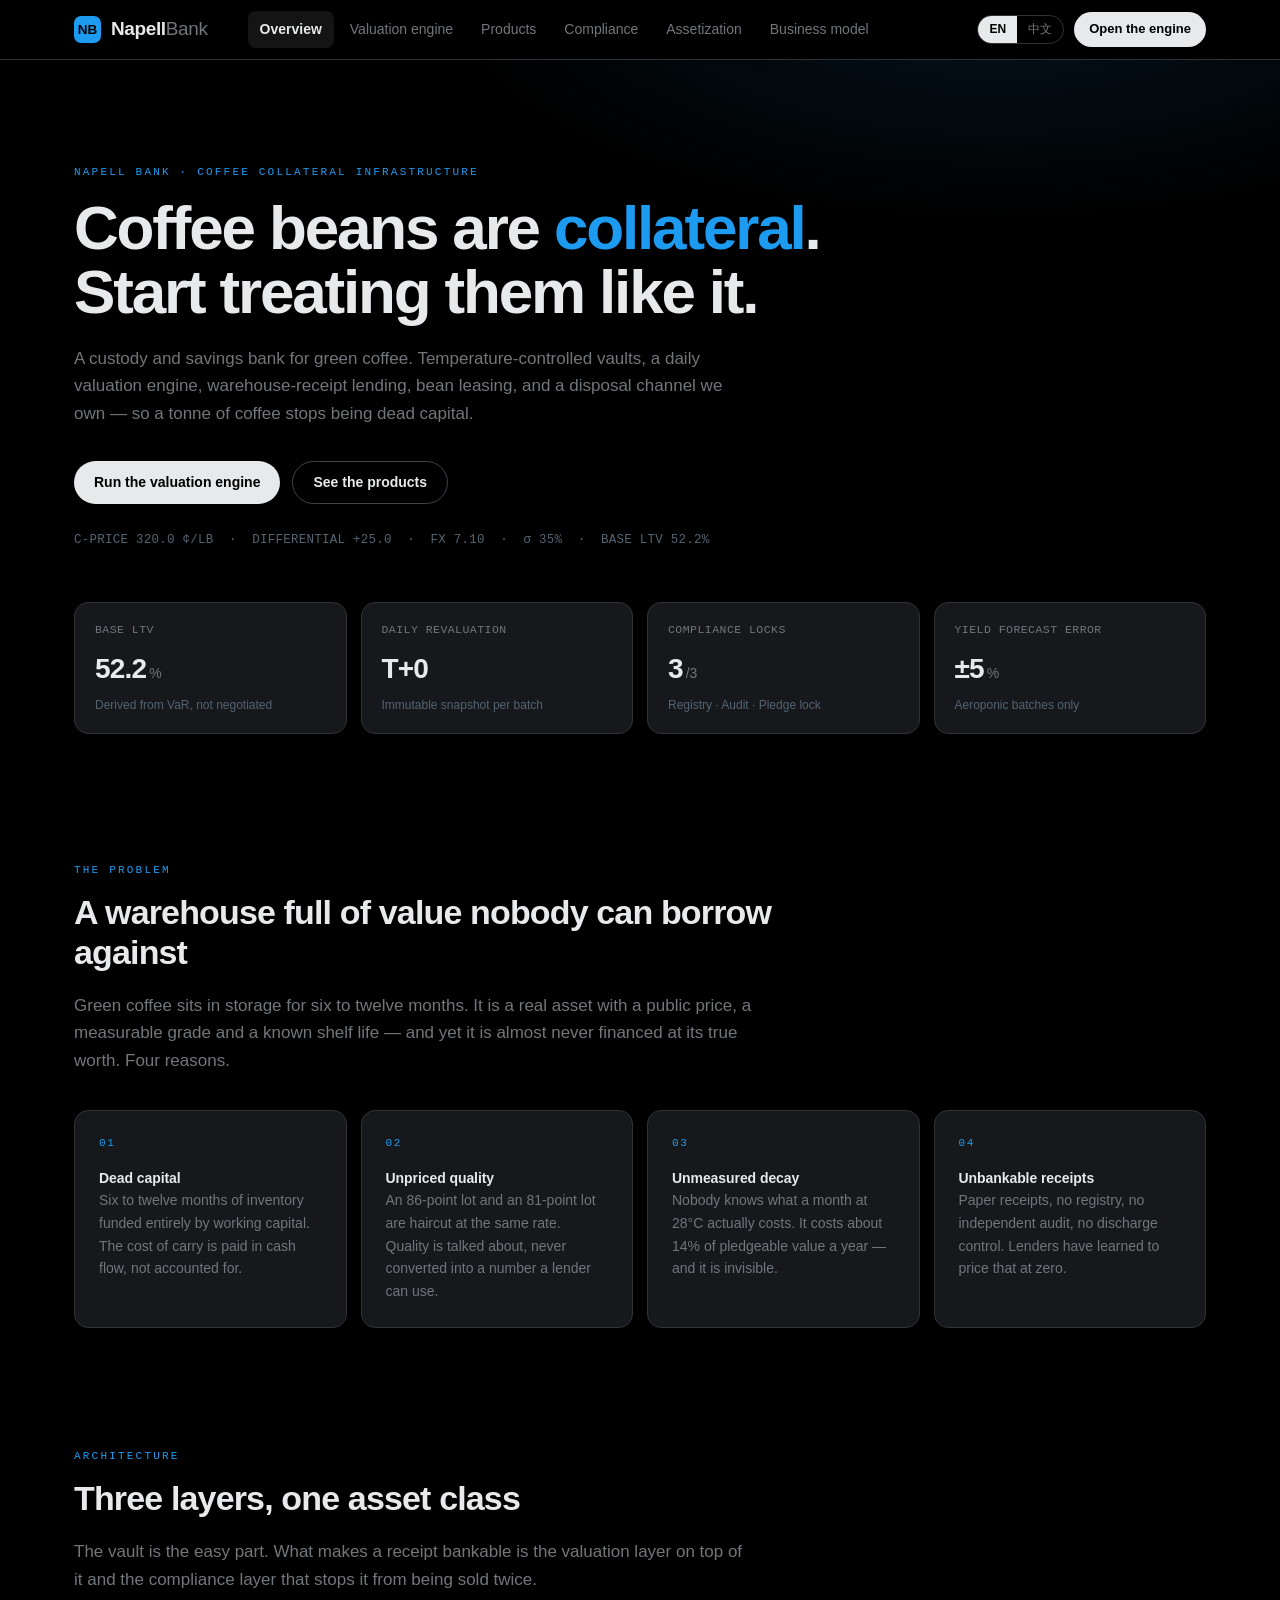
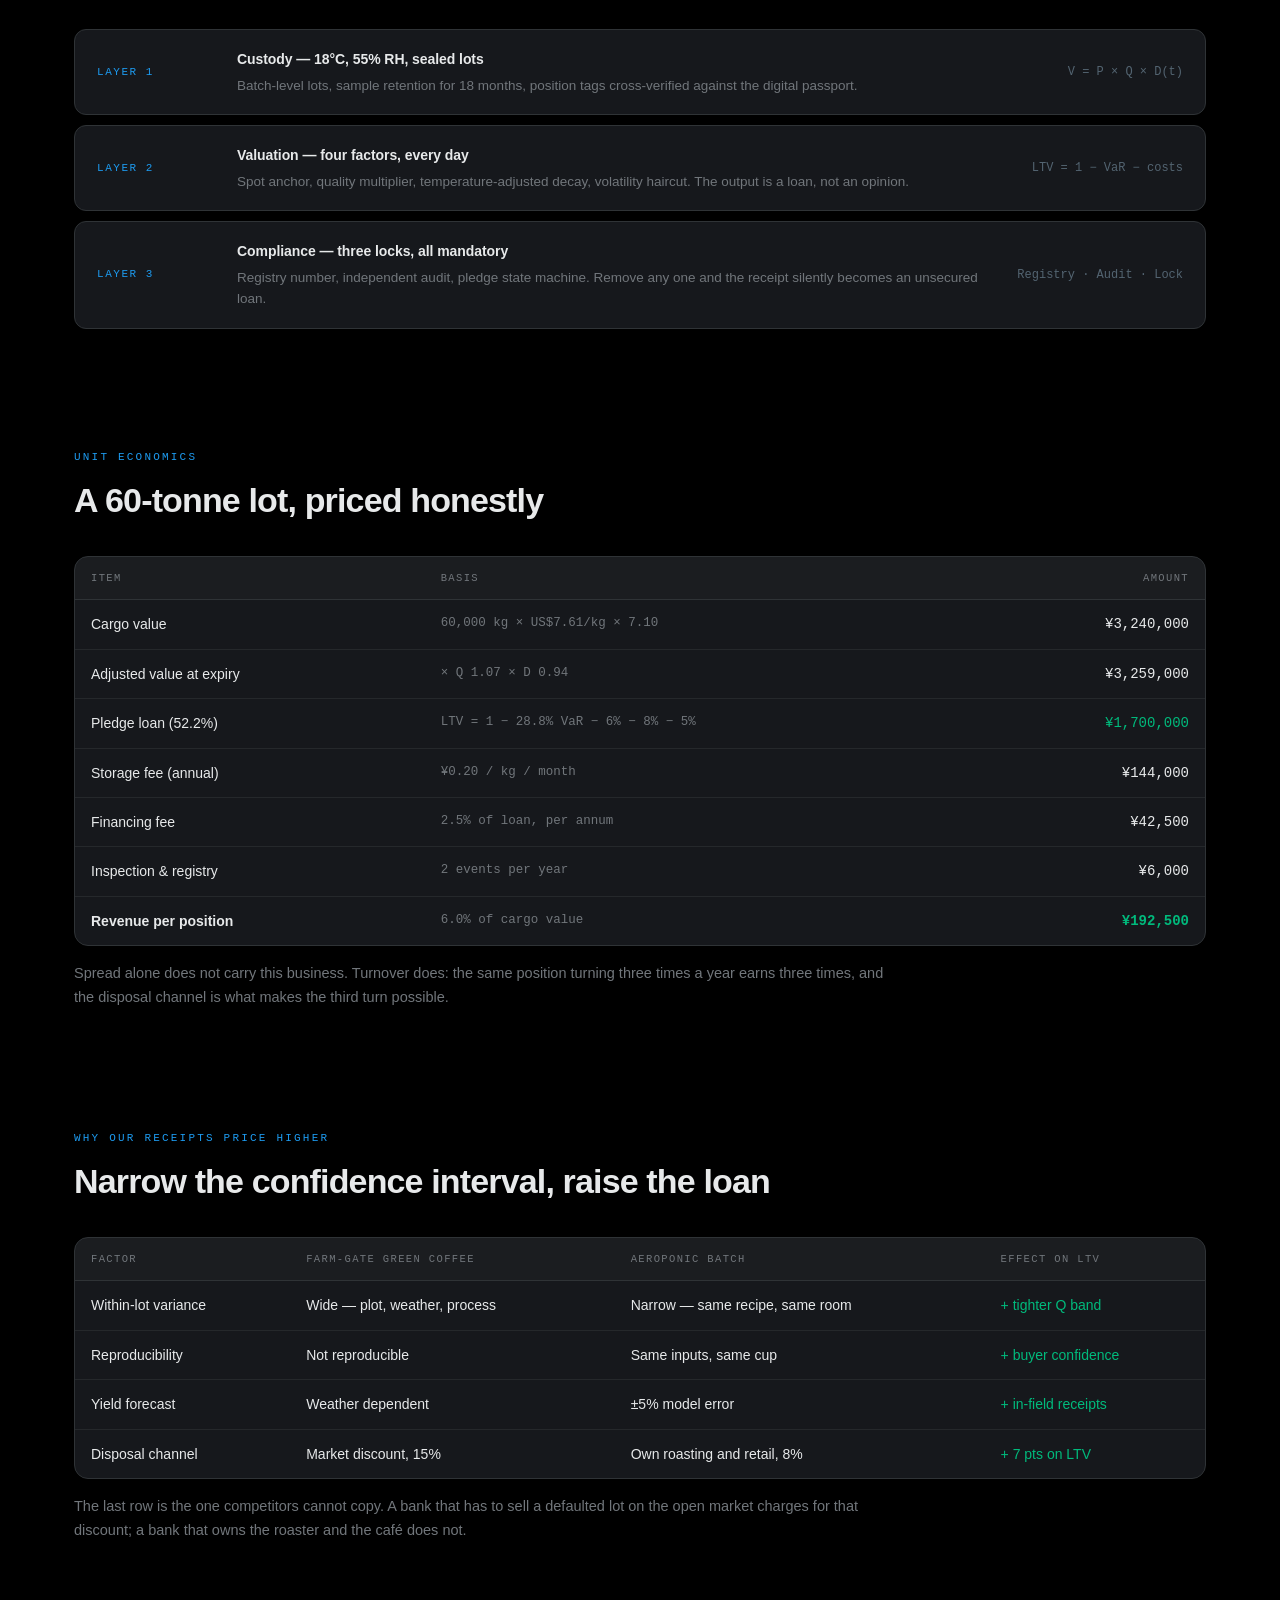
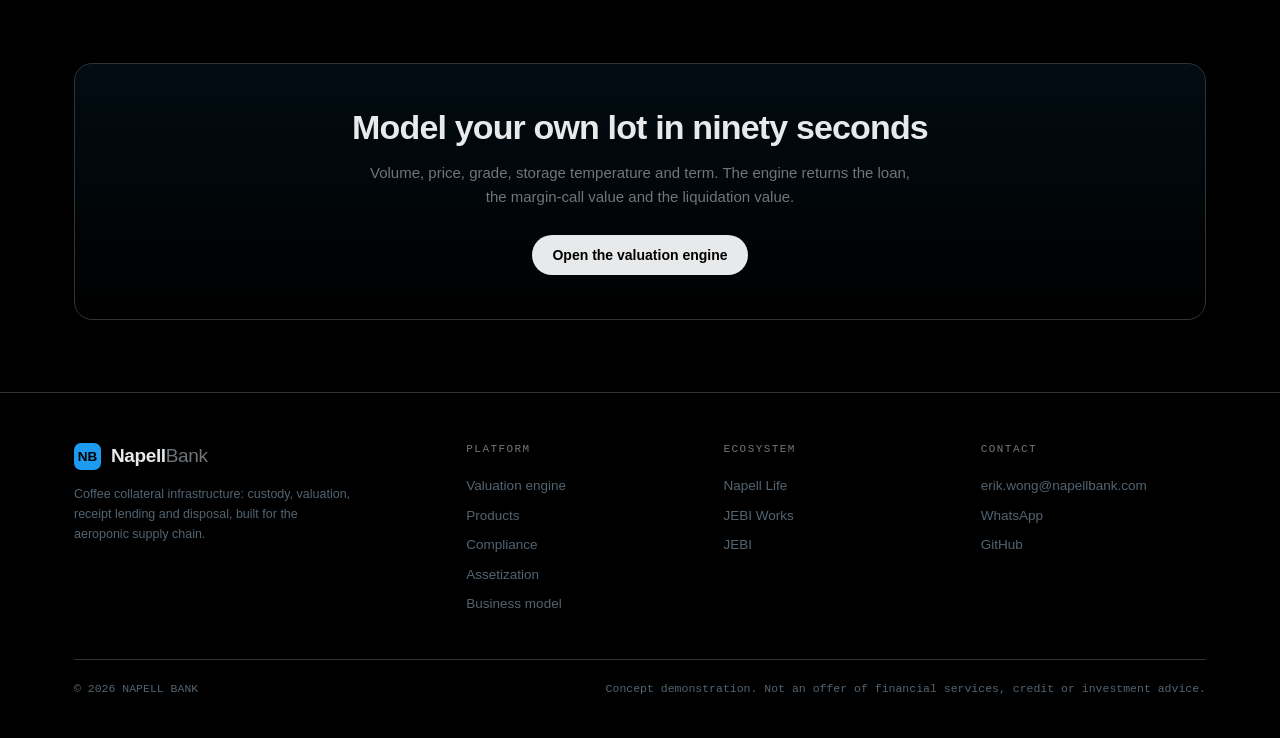
<file: index.html>
<!DOCTYPE html>
<html lang="en" data-lang="en">
<head>
<meta charset="utf-8">
<meta name="viewport" content="width=device-width, initial-scale=1">
<title data-en="Napell Bank — Coffee Bean Custody &amp; Savings Bank" data-zh="Napell Bank — 咖啡豆存管与储蓄银行">Napell Bank — Coffee Bean Custody &amp; Savings Bank</title>
<meta name="description" content="A custody and savings bank for green coffee: temperature-controlled vaults, a daily valuation engine, warehouse-receipt lending, bean leasing, and a disposal channel we own.">
<link rel="icon" href="data:image/svg+xml,%3Csvg xmlns='http://www.w3.org/2000/svg' viewBox='0 0 32 32'%3E%3Crect width='32' height='32' rx='8' fill='%231d9bf0'/%3E%3Cellipse cx='16' cy='16' rx='7' ry='9' fill='%23000'/%3E%3Cpath d='M16 8c-2 4-2 12 0 16' stroke='%231d9bf0' stroke-width='1.6' fill='none'/%3E%3C/svg%3E">
<link rel="stylesheet" href="assets/css/style.css">
</head>
<body data-page="index">

<header class="nav">
  <div class="nav-inner">
    <a class="brand" href="index.html">
      <span class="mark">NB</span>
      <span>Napell<span class="b2">Bank</span></span>
    </a>
    <nav class="nav-links">
      <a href="index.html" data-nav="index" data-en="Overview" data-zh="概览">Overview</a>
      <a href="valuation.html" data-nav="valuation" data-en="Valuation engine" data-zh="估值引擎">Valuation engine</a>
      <a href="products.html" data-nav="products" data-en="Products" data-zh="产品">Products</a>
      <a href="compliance.html" data-nav="compliance" data-en="Compliance" data-zh="合规底座">Compliance</a>
      <a href="assetization.html" data-nav="assetization" data-en="Assetization" data-zh="资产化">Assetization</a>
      <a href="model.html" data-nav="model" data-en="Business model" data-zh="商业模式">Business model</a>
    </nav>
    <div class="nav-right">
      <div class="lang">
        <button data-lang-btn="en" class="on">EN</button>
        <button data-lang-btn="zh">中文</button>
      </div>
      <a class="btn sm" href="valuation.html" data-en="Open the engine" data-zh="打开引擎">Open the engine</a>
      <button class="burger" aria-label="Menu" aria-expanded="false">
        <svg width="20" height="20" viewBox="0 0 20 20" fill="none" stroke="currentColor" stroke-width="1.6"><path d="M3 6h14M3 10h14M3 14h14"/></svg>
      </button>
    </div>
  </div>
</header>

<main>

<section class="hero">
  <div class="wrap">
    <div class="eyebrow" data-en="Napell Bank · Coffee collateral infrastructure" data-zh="Napell Bank · 咖啡抵押品基础设施">Napell Bank · Coffee collateral infrastructure</div>
    <h1 data-en="Coffee beans are <span class='hl'>collateral</span>.<br>Start treating them like it." data-zh="咖啡豆本身就是<span class='hl'>抵押品</span>。<br>请按抵押品的方式对待它。">Coffee beans are <span class="hl">collateral</span>.<br>Start treating them like it.</h1>
    <p class="lead" data-en="A custody and savings bank for green coffee. Temperature-controlled vaults, a daily valuation engine, warehouse-receipt lending, bean leasing, and a disposal channel we own — so a tonne of coffee stops being dead capital." data-zh="一家为生豆而建的存管与储蓄银行。恒温仓、每日估值引擎、仓单质押融资、生豆租赁，加上我们自有的处置渠道——让每一吨咖啡不再是沉默的资本。">A custody and savings bank for green coffee. Temperature-controlled vaults, a daily valuation engine, warehouse-receipt lending, bean leasing, and a disposal channel we own — so a tonne of coffee stops being dead capital.</p>
    <div class="hero-cta">
      <a class="btn" href="valuation.html" data-en="Run the valuation engine" data-zh="运行估值引擎">Run the valuation engine</a>
      <a class="btn ghost" href="products.html" data-en="See the products" data-zh="查看产品">See the products</a>
    </div>
    <div class="hero-note">C-PRICE 320.0 ¢/LB &nbsp;·&nbsp; DIFFERENTIAL +25.0 &nbsp;·&nbsp; FX 7.10 &nbsp;·&nbsp; σ 35% &nbsp;·&nbsp; BASE LTV 52.2%</div>

    <div class="kpis">
      <div class="kpi">
        <div class="k" data-en="Base LTV" data-zh="基准质押率">Base LTV</div>
        <div class="v">52.2<small>%</small></div>
        <div class="n" data-en="Derived from VaR, not negotiated" data-zh="由 VaR 反推，不是谈出来的">Derived from VaR, not negotiated</div>
      </div>
      <div class="kpi">
        <div class="k" data-en="Daily revaluation" data-zh="每日重估">Daily revaluation</div>
        <div class="v">T+0</div>
        <div class="n" data-en="Immutable snapshot per batch" data-zh="每批次留痕不可改">Immutable snapshot per batch</div>
      </div>
      <div class="kpi">
        <div class="k" data-en="Compliance locks" data-zh="合规锁">Compliance locks</div>
        <div class="v">3<small>/3</small></div>
        <div class="n" data-en="Registry · Audit · Pledge lock" data-zh="登记 · 审计 · 质押锁定">Registry · Audit · Pledge lock</div>
      </div>
      <div class="kpi">
        <div class="k" data-en="Yield forecast error" data-zh="产量预测误差">Yield forecast error</div>
        <div class="v">±5<small>%</small></div>
        <div class="n" data-en="Aeroponic batches only" data-zh="仅限雾化水培批次">Aeroponic batches only</div>
      </div>
    </div>
  </div>
</section>

<section class="tight">
  <div class="wrap">
    <div class="sec-head">
      <div class="eyebrow" data-en="The problem" data-zh="问题">The problem</div>
      <h2 data-en="A warehouse full of value nobody can borrow against" data-zh="堆满价值，却借不出一分钱">A warehouse full of value nobody can borrow against</h2>
      <p class="lead" data-en="Green coffee sits in storage for six to twelve months. It is a real asset with a public price, a measurable grade and a known shelf life — and yet it is almost never financed at its true worth. Four reasons." data-zh="生豆在仓里躺六到十二个月。它有公开价格、可测等级、明确货架期——却几乎从不按其真实价值获得融资。原因有四个。">Green coffee sits in storage for six to twelve months. It is a real asset with a public price, a measurable grade and a known shelf life — and yet it is almost never financed at its true worth. Four reasons.</p>
    </div>
    <div class="g4">
      <div class="card">
        <span class="idx">01</span>
        <h4 data-en="Dead capital" data-zh="沉默的资本">Dead capital</h4>
        <p data-en="Six to twelve months of inventory funded entirely by working capital. The cost of carry is paid in cash flow, not accounted for." data-zh="六到十二个月的库存全靠自有流动资金垫付。持有成本以现金流的形式支付，却从不被计入账本。">Six to twelve months of inventory funded entirely by working capital. The cost of carry is paid in cash flow, not accounted for.</p>
      </div>
      <div class="card">
        <span class="idx">02</span>
        <h4 data-en="Unpriced quality" data-zh="未被定价的品质">Unpriced quality</h4>
        <p data-en="An 86-point lot and an 81-point lot are haircut at the same rate. Quality is talked about, never converted into a number a lender can use." data-zh="86 分和 81 分的批次被按同一个折价率处理。品质只是话术，从未被换算成放款方能使用的数字。">An 86-point lot and an 81-point lot are haircut at the same rate. Quality is talked about, never converted into a number a lender can use.</p>
      </div>
      <div class="card">
        <span class="idx">03</span>
        <h4 data-en="Unmeasured decay" data-zh="未被计量的衰减">Unmeasured decay</h4>
        <p data-en="Nobody knows what a month at 28°C actually costs. It costs about 14% of pledgeable value a year — and it is invisible." data-zh="没人知道在 28°C 存放一个月值多少钱。答案是每年约 14% 的可质押价值——而它完全不可见。">Nobody knows what a month at 28°C actually costs. It costs about 14% of pledgeable value a year — and it is invisible.</p>
      </div>
      <div class="card">
        <span class="idx">04</span>
        <h4 data-en="Unbankable receipts" data-zh="不可入押的仓单">Unbankable receipts</h4>
        <p data-en="Paper receipts, no registry, no independent audit, no discharge control. Lenders have learned to price that at zero." data-zh="纸质仓单、无登记、无独立审计、无放货控制。放款方已经学会把它按零计价。">Paper receipts, no registry, no independent audit, no discharge control. Lenders have learned to price that at zero.</p>
      </div>
    </div>
  </div>
</section>

<section>
  <div class="wrap">
    <div class="sec-head">
      <div class="eyebrow" data-en="Architecture" data-zh="架构">Architecture</div>
      <h2 data-en="Three layers, one asset class" data-zh="三层结构，一个资产类别">Three layers, one asset class</h2>
      <p class="lead" data-en="The vault is the easy part. What makes a receipt bankable is the valuation layer on top of it and the compliance layer that stops it from being sold twice." data-zh="建仓是最容易的部分。让仓单可以被抵押的，是压在上面的估值层，以及阻止同一批货被卖两次的合规层。">The vault is the easy part. What makes a receipt bankable is the valuation layer on top of it and the compliance layer that stops it from being sold twice.</p>
    </div>
    <div class="layers">
      <div class="layer">
        <div class="tag" data-en="Layer 1" data-zh="第一层">Layer 1</div>
        <div class="body">
          <h4 data-en="Custody — 18°C, 55% RH, sealed lots" data-zh="存管 — 18°C、55% RH、整批封存">Custody — 18°C, 55% RH, sealed lots</h4>
          <p data-en="Batch-level lots, sample retention for 18 months, position tags cross-verified against the digital passport." data-zh="按批次分垛、留样封存 18 个月、货位标签与数字护照交叉核验。">Batch-level lots, sample retention for 18 months, position tags cross-verified against the digital passport.</p>
        </div>
        <div class="val">V = P × Q × D(t)</div>
      </div>
      <div class="layer">
        <div class="tag" data-en="Layer 2" data-zh="第二层">Layer 2</div>
        <div class="body">
          <h4 data-en="Valuation — four factors, every day" data-zh="估值 — 四个因子，逐日重算">Valuation — four factors, every day</h4>
          <p data-en="Spot anchor, quality multiplier, temperature-adjusted decay, volatility haircut. The output is a loan, not an opinion." data-zh="现货锚、品质乘数、温度修正衰减、波动率折价。输出的是一个可放款金额，不是一个观点。">Spot anchor, quality multiplier, temperature-adjusted decay, volatility haircut. The output is a loan, not an opinion.</p>
        </div>
        <div class="val">LTV = 1 − VaR − costs</div>
      </div>
      <div class="layer">
        <div class="tag" data-en="Layer 3" data-zh="第三层">Layer 3</div>
        <div class="body">
          <h4 data-en="Compliance — three locks, all mandatory" data-zh="合规 — 三道锁，缺一不可">Compliance — three locks, all mandatory</h4>
          <p data-en="Registry number, independent audit, pledge state machine. Remove any one and the receipt silently becomes an unsecured loan." data-zh="登记号、独立审计、质押状态机。去掉任何一条，仓单就在无人察觉中退化为一笔信用贷款。">Registry number, independent audit, pledge state machine. Remove any one and the receipt silently becomes an unsecured loan.</p>
        </div>
        <div class="val">Registry · Audit · Lock</div>
      </div>
    </div>
  </div>
</section>

<section class="tight">
  <div class="wrap">
    <div class="sec-head">
      <div class="eyebrow" data-en="Unit economics" data-zh="单位经济">Unit economics</div>
      <h2 data-en="A 60-tonne lot, priced honestly" data-zh="60 吨批次，把账算清">A 60-tonne lot, priced honestly</h2>
    </div>
    <div class="tw">
      <table>
        <thead>
          <tr>
            <th data-en="Item" data-zh="项目">Item</th>
            <th data-en="Basis" data-zh="口径">Basis</th>
            <th class="num" data-en="Amount" data-zh="金额">Amount</th>
          </tr>
        </thead>
        <tbody>
          <tr>
            <td data-en="Cargo value" data-zh="批次货值">Cargo value</td>
            <td class="mono">60,000 kg × US$7.61/kg × 7.10</td>
            <td class="num">¥3,240,000</td>
          </tr>
          <tr>
            <td data-en="Adjusted value at expiry" data-zh="到期日调整后估值">Adjusted value at expiry</td>
            <td class="mono">× Q 1.07 × D 0.94</td>
            <td class="num">¥3,259,000</td>
          </tr>
          <tr>
            <td data-en="Pledge loan (52.2%)" data-zh="质押放款（52.2%）">Pledge loan (52.2%)</td>
            <td class="mono" data-en="LTV = 1 − 28.8% VaR − 6% − 8% − 5%" data-zh="LTV = 1 − 28.8% VaR − 6% − 8% − 5%">LTV = 1 − 28.8% VaR − 6% − 8% − 5%</td>
            <td class="num up">¥1,700,000</td>
          </tr>
          <tr>
            <td data-en="Storage fee (annual)" data-zh="仓储费（年）">Storage fee (annual)</td>
            <td class="mono">¥0.20 / kg / month</td>
            <td class="num">¥144,000</td>
          </tr>
          <tr>
            <td data-en="Financing fee" data-zh="融资服务费">Financing fee</td>
            <td class="mono" data-en="2.5% of loan, per annum" data-zh="放款额 2.5%，年化">2.5% of loan, per annum</td>
            <td class="num">¥42,500</td>
          </tr>
          <tr>
            <td data-en="Inspection &amp; registry" data-zh="质检与登记">Inspection &amp; registry</td>
            <td class="mono" data-en="2 events per year" data-zh="每年 2 次">2 events per year</td>
            <td class="num">¥6,000</td>
          </tr>
          <tr>
            <td><b data-en="Revenue per position" data-zh="单仓位收入">Revenue per position</b></td>
            <td class="mono" data-en="6.0% of cargo value" data-zh="约占货值 6.0%">6.0% of cargo value</td>
            <td class="num up"><b>¥192,500</b></td>
          </tr>
        </tbody>
      </table>
    </div>
    <p class="mut" style="margin-top:16px;max-width:820px" data-en="Spread alone does not carry this business. Turnover does: the same position turning three times a year earns three times, and the disposal channel is what makes the third turn possible." data-zh="单靠利差撑不起这门生意，杠杆在周转率：同一仓位一年周转三次，收入就是三倍；而让第三次周转成为可能的，是自有处置渠道。">Spread alone does not carry this business. Turnover does: the same position turning three times a year earns three times, and the disposal channel is what makes the third turn possible.</p>
  </div>
</section>

<section>
  <div class="wrap">
    <div class="sec-head">
      <div class="eyebrow" data-en="Why our receipts price higher" data-zh="为什么我们的仓单更值钱">Why our receipts price higher</div>
      <h2 data-en="Narrow the confidence interval, raise the loan" data-zh="把置信区间收窄，放款自然变高">Narrow the confidence interval, raise the loan</h2>
    </div>
    <div class="tw">
      <table>
        <thead>
          <tr>
            <th data-en="Factor" data-zh="因子">Factor</th>
            <th data-en="Farm-gate green coffee" data-zh="传统产地生豆">Farm-gate green coffee</th>
            <th data-en="Aeroponic batch" data-zh="雾化水培批次">Aeroponic batch</th>
            <th data-en="Effect on LTV" data-zh="对质押率的影响">Effect on LTV</th>
          </tr>
        </thead>
        <tbody>
          <tr>
            <td data-en="Within-lot variance" data-zh="批内方差">Within-lot variance</td>
            <td data-en="Wide — plot, weather, process" data-zh="大 — 地块、天气、处理差异">Wide — plot, weather, process</td>
            <td data-en="Narrow — same recipe, same room" data-zh="小 — 同配方、同环境">Narrow — same recipe, same room</td>
            <td class="up" data-en="+ tighter Q band" data-zh="+ Q 区间更窄">+ tighter Q band</td>
          </tr>
          <tr>
            <td data-en="Reproducibility" data-zh="可复现性">Reproducibility</td>
            <td data-en="Not reproducible" data-zh="不可复现">Not reproducible</td>
            <td data-en="Same inputs, same cup" data-zh="同输入、同风味">Same inputs, same cup</td>
            <td class="up" data-en="+ buyer confidence" data-zh="+ 买方信心">+ buyer confidence</td>
          </tr>
          <tr>
            <td data-en="Yield forecast" data-zh="产量预测">Yield forecast</td>
            <td data-en="Weather dependent" data-zh="看天">Weather dependent</td>
            <td data-en="±5% model error" data-zh="模型误差 ±5%">±5% model error</td>
            <td class="up" data-en="+ in-field receipts" data-zh="+ 在田仓单">+ in-field receipts</td>
          </tr>
          <tr>
            <td data-en="Disposal channel" data-zh="处置渠道">Disposal channel</td>
            <td data-en="Market discount, 15%" data-zh="市场折价 15%">Market discount, 15%</td>
            <td data-en="Own roasting and retail, 8%" data-zh="自有烘焙与零售，8%">Own roasting and retail, 8%</td>
            <td class="up" data-en="+ 7 pts on LTV" data-zh="+ 7 个点质押率">+ 7 pts on LTV</td>
          </tr>
        </tbody>
      </table>
    </div>
    <p class="mut" style="margin-top:16px;max-width:820px" data-en="The last row is the one competitors cannot copy. A bank that has to sell a defaulted lot on the open market charges for that discount; a bank that owns the roaster and the café does not." data-zh="最后一行是竞争对手抄不走的。必须在公开市场抛售违约批次的银行，会把这个折价计进利率；同时拥有烘焙厂和门店的银行不会。">The last row is the one competitors cannot copy. A bank that has to sell a defaulted lot on the open market charges for that discount; a bank that owns the roaster and the café does not.</p>
  </div>
</section>

<section class="tight">
  <div class="wrap">
    <div class="c-cta">
      <h2 data-en="Model your own lot in ninety seconds" data-zh="九十秒给算一遍你的批次">Model your own lot in ninety seconds</h2>
      <p data-en="Volume, price, grade, storage temperature and term. The engine returns the loan, the margin-call value and the liquidation value." data-zh="吨数、价格、等级、仓温、期限。引擎直接返回放款额、追保值与平仓值。">Volume, price, grade, storage temperature and term. The engine returns the loan, the margin-call value and the liquidation value.</p>
      <a class="btn" href="valuation.html" data-en="Open the valuation engine" data-zh="打开估值引擎">Open the valuation engine</a>
    </div>
  </div>
</section>

</main>

<footer>
  <div class="wrap">
    <div class="foot-grid">
      <div class="foot-brand">
        <a class="brand" href="index.html"><span class="mark">NB</span><span>Napell<span class="b2">Bank</span></span></a>
        <p data-en="Coffee collateral infrastructure: custody, valuation, receipt lending and disposal, built for the aeroponic supply chain." data-zh="咖啡抵押品基础设施：存管、估值、仓单融资与处置，为雾化水培供应链而建。">Coffee collateral infrastructure: custody, valuation, receipt lending and disposal, built for the aeroponic supply chain.</p>
      </div>
      <div class="foot-col">
        <h5 data-en="Platform" data-zh="平台">Platform</h5>
        <a href="valuation.html" data-en="Valuation engine" data-zh="估值引擎">Valuation engine</a>
        <a href="products.html" data-en="Products" data-zh="产品">Products</a>
        <a href="compliance.html" data-en="Compliance" data-zh="合规">Compliance</a>
        <a href="assetization.html" data-en="Assetization" data-zh="资产化">Assetization</a>
        <a href="model.html" data-en="Business model" data-zh="商业模式">Business model</a>
      </div>
      <div class="foot-col">
        <h5 data-en="Ecosystem" data-zh="生态">Ecosystem</h5>
        <a href="https://napell.life" target="_blank" rel="noopener">Napell Life</a>
        <a href="https://www.jebiwork.com" target="_blank" rel="noopener">JEBI Works</a>
        <a href="https://coffeeos.space" target="_blank" rel="noopener">JEBI</a>
      </div>
      <div class="foot-col">
        <h5 data-en="Contact" data-zh="联系">Contact</h5>
        <a href="mailto:erik.wong@napellbank.com">erik.wong@napellbank.com</a>
        <a href="https://wa.me/85293188252" target="_blank" rel="noopener">WhatsApp</a>
        <a href="https://github.com/erikcywong/napellbank.com" target="_blank" rel="noopener">GitHub</a>
      </div>
    </div>
    <div class="foot-bottom">
      <span>© 2026 NAPELL BANK</span>
      <span data-en="Concept demonstration. Not an offer of financial services, credit or investment advice." data-zh="概念演示站点，不构成金融服务、信贷或投资建议的要约。">Concept demonstration. Not an offer of financial services, credit or investment advice.</span>
    </div>
  </div>
</footer>

<script src="assets/js/i18n.js"></script>
<script src="assets/js/nav.js"></script>
</body>
</html>
</file>
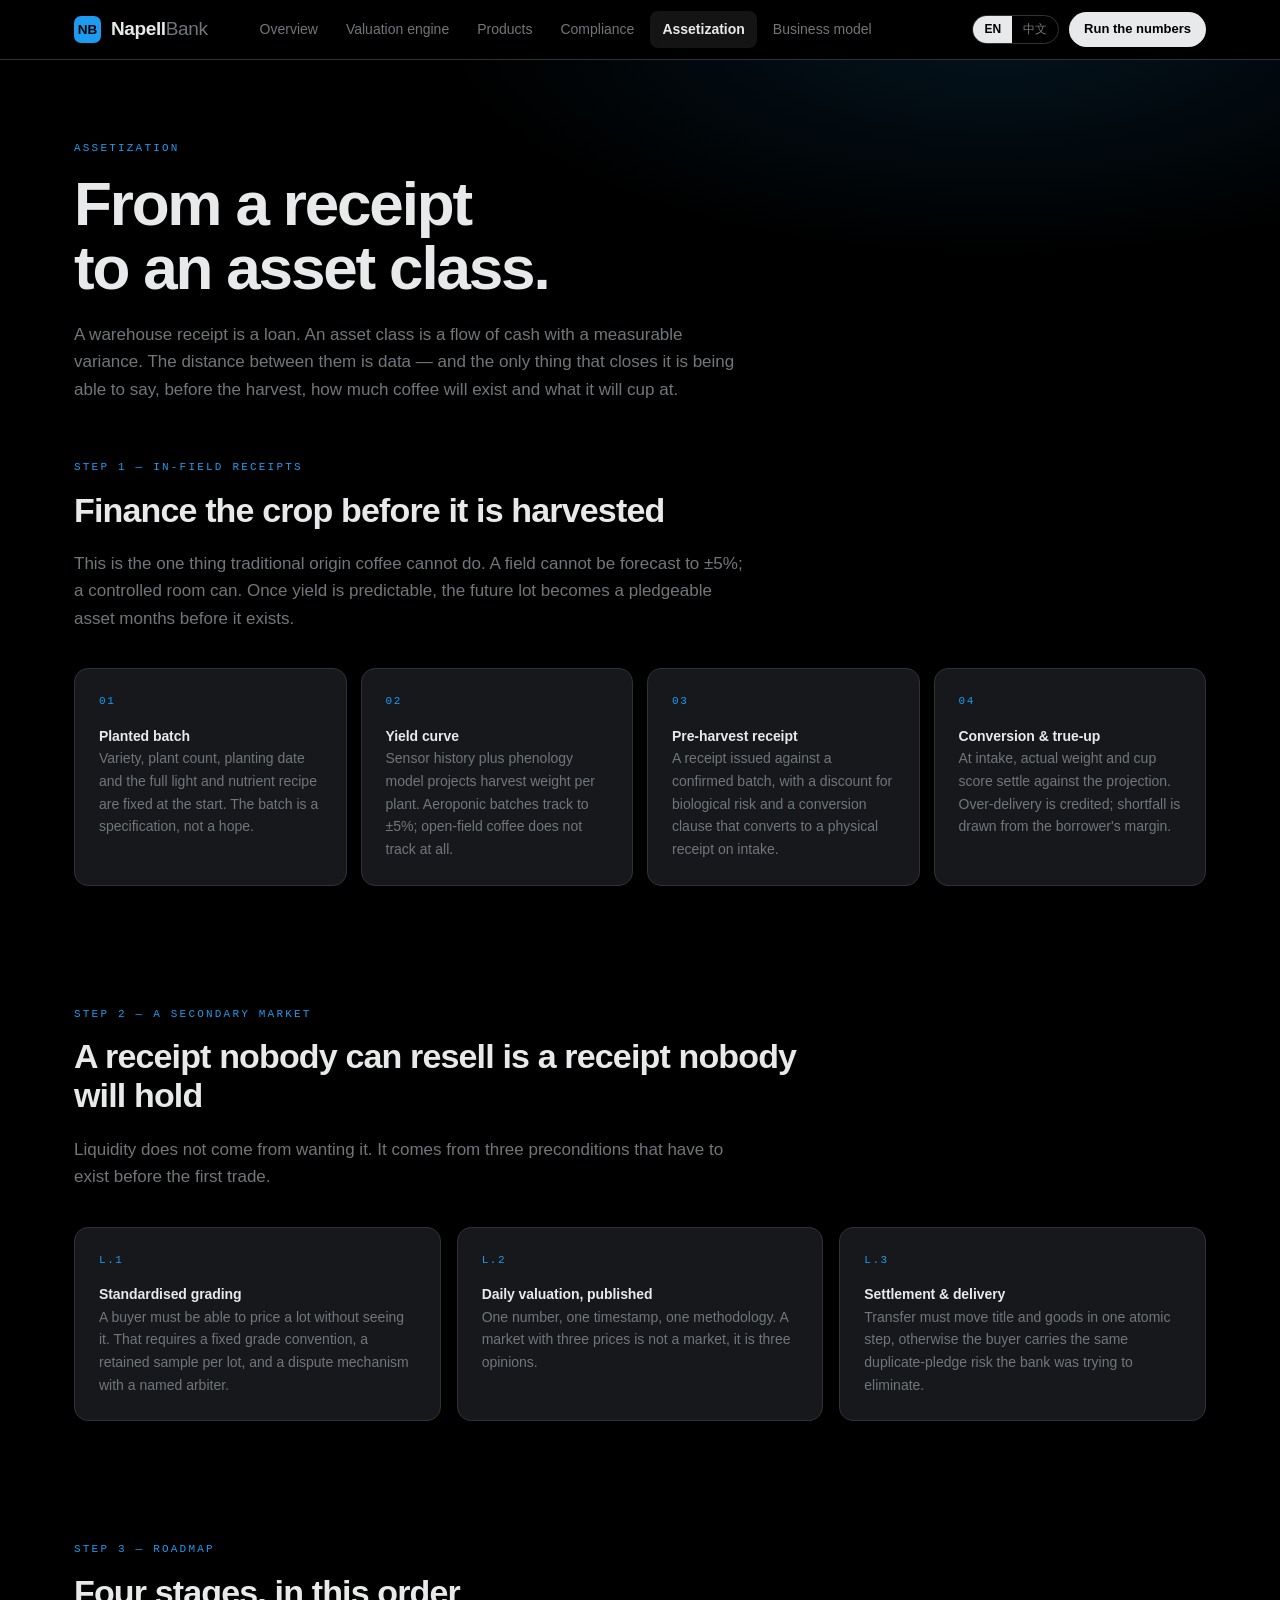
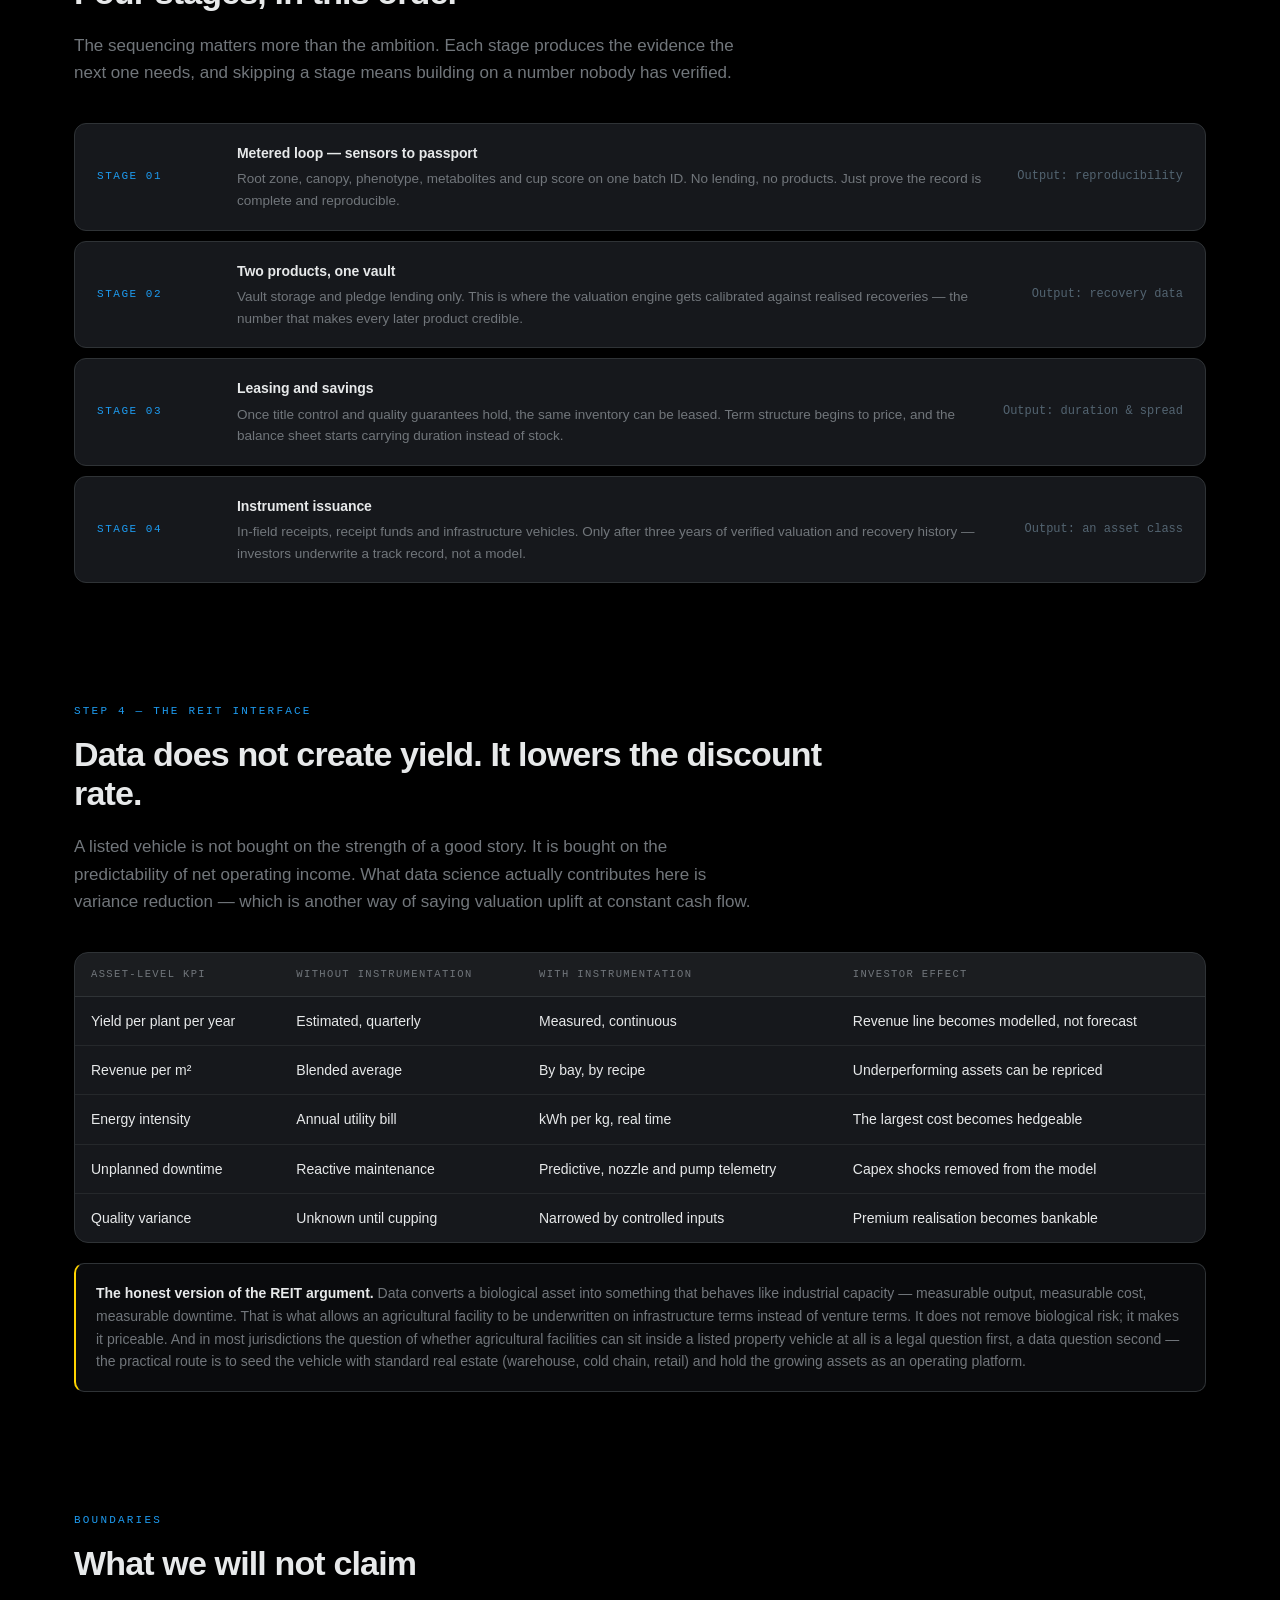
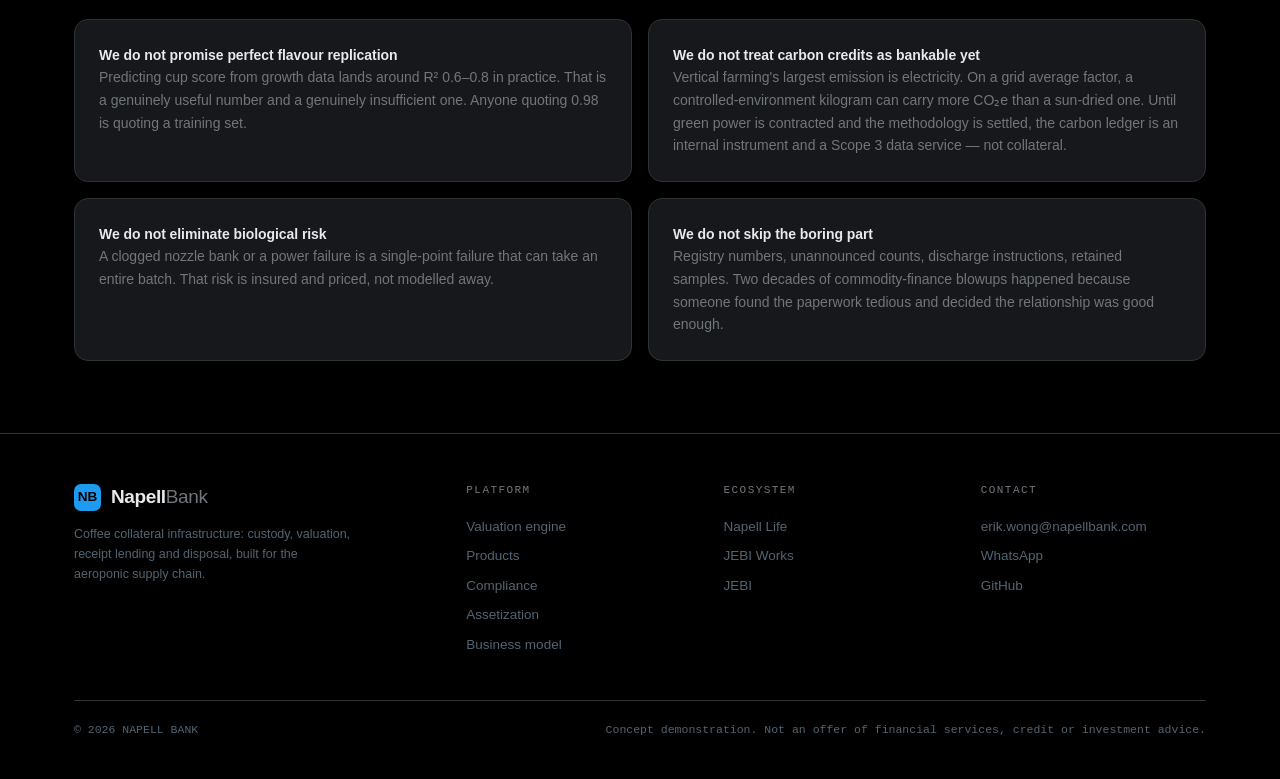
<file: assetization.html>
<!DOCTYPE html>
<html lang="en" data-lang="en">
<head>
<meta charset="utf-8">
<meta name="viewport" content="width=device-width, initial-scale=1">
<title data-en="Assetization — Napell Bank" data-zh="资产化 — Napell Bank">Assetization — Napell Bank</title>
<meta name="description" content="From an in-field receipt to a securitised asset class: how data converts a biological asset into industrial-grade capacity.">
<link rel="icon" href="data:image/svg+xml,%3Csvg xmlns='http://www.w3.org/2000/svg' viewBox='0 0 32 32'%3E%3Crect width='32' height='32' rx='8' fill='%231d9bf0'/%3E%3Cellipse cx='16' cy='16' rx='7' ry='9' fill='%23000'/%3E%3Cpath d='M16 8c-2 4-2 12 0 16' stroke='%231d9bf0' stroke-width='1.6' fill='none'/%3E%3C/svg%3E">
<link rel="stylesheet" href="assets/css/style.css">
</head>
<body data-page="assetization">

<header class="nav">
  <div class="nav-inner">
    <a class="brand" href="index.html"><span class="mark">NB</span><span>Napell<span class="b2">Bank</span></span></a>
    <nav class="nav-links">
      <a href="index.html" data-nav="index" data-en="Overview" data-zh="概览">Overview</a>
      <a href="valuation.html" data-nav="valuation" data-en="Valuation engine" data-zh="估值引擎">Valuation engine</a>
      <a href="products.html" data-nav="products" data-en="Products" data-zh="产品">Products</a>
      <a href="compliance.html" data-nav="compliance" data-en="Compliance" data-zh="合规底座">Compliance</a>
      <a href="assetization.html" data-nav="assetization" data-en="Assetization" data-zh="资产化">Assetization</a>
      <a href="model.html" data-nav="model" data-en="Business model" data-zh="商业模式">Business model</a>
    </nav>
    <div class="nav-right">
      <div class="lang">
        <button data-lang-btn="en" class="on">EN</button>
        <button data-lang-btn="zh">中文</button>
      </div>
      <a class="btn sm" href="valuation.html" data-en="Run the numbers" data-zh="算一算">Run the numbers</a>
      <button class="burger" aria-label="Menu" aria-expanded="false">
        <svg width="20" height="20" viewBox="0 0 20 20" fill="none" stroke="currentColor" stroke-width="1.6"><path d="M3 6h14M3 10h14M3 14h14"/></svg>
      </button>
    </div>
  </div>
</header>

<main>

<section class="hero" style="padding:80px 0 40px">
  <div class="wrap">
    <div class="eyebrow" data-en="Assetization" data-zh="资产化">Assetization</div>
    <h1 data-en="From a receipt<br>to an asset class." data-zh="从一张仓单<br>到一个资产类别。">From a receipt<br>to an asset class.</h1>
    <p class="lead" data-en="A warehouse receipt is a loan. An asset class is a flow of cash with a measurable variance. The distance between them is data — and the only thing that closes it is being able to say, before the harvest, how much coffee will exist and what it will cup at." data-zh="仓单是一笔贷款。资产类别是一条可测方差的现金流。两者之间的距离是数据——而唯一能缩短这段距离的，是在收获之前就能说出：会有多少咖啡，杯测会是多少分。">A warehouse receipt is a loan. An asset class is a flow of cash with a measurable variance. The distance between them is data — and the only thing that closes it is being able to say, before the harvest, how much coffee will exist and what it will cup at.</p>
  </div>
</section>

<section class="tight" style="padding-top:16px">
  <div class="wrap">
    <div class="sec-head">
      <div class="eyebrow" data-en="Step 1 — In-field receipts" data-zh="第一步 — 在田仓单">Step 1 — In-field receipts</div>
      <h2 data-en="Finance the crop before it is harvested" data-zh="在收获之前就为作物融资">Finance the crop before it is harvested</h2>
      <p class="lead" data-en="This is the one thing traditional origin coffee cannot do. A field cannot be forecast to ±5%; a controlled room can. Once yield is predictable, the future lot becomes a pledgeable asset months before it exists." data-zh="这是传统产地咖啡做不到的一件事。露天田块无法预测到 ±5%，受控空间可以。一旦产量可预测，未来的批次在它存在之前几个月就已经是可质押资产。">This is the one thing traditional origin coffee cannot do. A field cannot be forecast to ±5%; a controlled room can. Once yield is predictable, the future lot becomes a pledgeable asset months before it exists.</p>
    </div>
    <div class="g4">
      <div class="card">
        <span class="idx">01</span>
        <h4 data-en="Planted batch" data-zh="定植批次">Planted batch</h4>
        <p data-en="Variety, plant count, planting date and the full light and nutrient recipe are fixed at the start. The batch is a specification, not a hope." data-zh="品种、株数、定植日期以及完整的光照与营养配方在起点就被固定。批次是一份规格，不是一个愿望。">Variety, plant count, planting date and the full light and nutrient recipe are fixed at the start. The batch is a specification, not a hope.</p>
      </div>
      <div class="card">
        <span class="idx">02</span>
        <h4 data-en="Yield curve" data-zh="产量曲线">Yield curve</h4>
        <p data-en="Sensor history plus phenology model projects harvest weight per plant. Aeroponic batches track to ±5%; open-field coffee does not track at all." data-zh="传感器历史加物候模型推算单株收获重量。雾化批次误差 ±5% 以内；露天咖啡则根本无法跟踪。">Sensor history plus phenology model projects harvest weight per plant. Aeroponic batches track to ±5%; open-field coffee does not track at all.</p>
      </div>
      <div class="card">
        <span class="idx">03</span>
        <h4 data-en="Pre-harvest receipt" data-zh="收获前仓单">Pre-harvest receipt</h4>
        <p data-en="A receipt issued against a confirmed batch, with a discount for biological risk and a conversion clause that converts to a physical receipt on intake." data-zh="对已确认批次签发仓单，计入生物风险折价，并附转换条款：入库时自动转为实物仓单。">A receipt issued against a confirmed batch, with a discount for biological risk and a conversion clause that converts to a physical receipt on intake.</p>
      </div>
      <div class="card">
        <span class="idx">04</span>
        <h4 data-en="Conversion &amp; true-up" data-zh="转换与结算">Conversion &amp; true-up</h4>
        <p data-en="At intake, actual weight and cup score settle against the projection. Over-delivery is credited; shortfall is drawn from the borrower's margin." data-zh="入库时，实际重量与杯测分对预测值结算。超产部分计入借款人，短少从保证金中扣减。">At intake, actual weight and cup score settle against the projection. Over-delivery is credited; shortfall is drawn from the borrower's margin.</p>
      </div>
    </div>
  </div>
</section>

<section>
  <div class="wrap">
    <div class="sec-head">
      <div class="eyebrow" data-en="Step 2 — A secondary market" data-zh="第二步 — 二级流转">Step 2 — A secondary market</div>
      <h2 data-en="A receipt nobody can resell is a receipt nobody will hold" data-zh="不能转手的仓单，没人愿意持有">A receipt nobody can resell is a receipt nobody will hold</h2>
      <p class="lead" data-en="Liquidity does not come from wanting it. It comes from three preconditions that have to exist before the first trade." data-zh="流动性不来自于“想要”，而来自三件必须在第一笔交易之前就存在的前提。">Liquidity does not come from wanting it. It comes from three preconditions that have to exist before the first trade.</p>
    </div>
    <div class="g3">
      <div class="card">
        <span class="idx">L.1</span>
        <h4 data-en="Standardised grading" data-zh="标准化分级">Standardised grading</h4>
        <p data-en="A buyer must be able to price a lot without seeing it. That requires a fixed grade convention, a retained sample per lot, and a dispute mechanism with a named arbiter." data-zh="买方必须能在不看货的情况下定价。这需要固定的等级口径、每批留样，以及指定仲裁方的争议机制。">A buyer must be able to price a lot without seeing it. That requires a fixed grade convention, a retained sample per lot, and a dispute mechanism with a named arbiter.</p>
      </div>
      <div class="card">
        <span class="idx">L.2</span>
        <h4 data-en="Daily valuation, published" data-zh="每日估值并公布">Daily valuation, published</h4>
        <p data-en="One number, one timestamp, one methodology. A market with three prices is not a market, it is three opinions." data-zh="一个数字、一个时间戳、一套方法。有三个价格的市场不是市场，是三个观点。">One number, one timestamp, one methodology. A market with three prices is not a market, it is three opinions.</p>
      </div>
      <div class="card">
        <span class="idx">L.3</span>
        <h4 data-en="Settlement &amp; delivery" data-zh="结算与交收">Settlement &amp; delivery</h4>
        <p data-en="Transfer must move title and goods in one atomic step, otherwise the buyer carries the same duplicate-pledge risk the bank was trying to eliminate." data-zh="转让必须让权属与货物在同一步内完成转移，否则买方就承担了银行本来想消除的同一个重复质押风险。">Transfer must move title and goods in one atomic step, otherwise the buyer carries the same duplicate-pledge risk the bank was trying to eliminate.</p>
      </div>
    </div>
  </div>
</section>

<section class="tight">
  <div class="wrap">
    <div class="sec-head">
      <div class="eyebrow" data-en="Step 3 — Roadmap" data-zh="第三步 — 路线图">Step 3 — Roadmap</div>
      <h2 data-en="Four stages, in this order" data-zh="四个阶段，顺序不能换">Four stages, in this order</h2>
      <p class="lead" data-en="The sequencing matters more than the ambition. Each stage produces the evidence the next one needs, and skipping a stage means building on a number nobody has verified." data-zh="顺序比野心更重要。每个阶段产出下一阶段所需的证据；跳过任何一段，都意味着把楼盖在没人验证过的数字上。">The sequencing matters more than the ambition. Each stage produces the evidence the next one needs, and skipping a stage means building on a number nobody has verified.</p>
    </div>
    <div class="layers">
      <div class="layer">
        <div class="tag" data-en="Stage 01" data-zh="阶段 01">Stage 01</div>
        <div class="body">
          <h4 data-en="Metered loop — sensors to passport" data-zh="计量闭环 — 传感器到护照">Metered loop — sensors to passport</h4>
          <p data-en="Root zone, canopy, phenotype, metabolites and cup score on one batch ID. No lending, no products. Just prove the record is complete and reproducible." data-zh="根区、冠层、表型、代谢与杯测分统一到一个批次 ID。不做融资、不做产品，只证明记录完整且可复现。">Root zone, canopy, phenotype, metabolites and cup score on one batch ID. No lending, no products. Just prove the record is complete and reproducible.</p>
        </div>
        <div class="val" data-en="Output: reproducibility" data-zh="产出：可复现性">Output: reproducibility</div>
      </div>
      <div class="layer">
        <div class="tag" data-en="Stage 02" data-zh="阶段 02">Stage 02</div>
        <div class="body">
          <h4 data-en="Two products, one vault" data-zh="两个产品，一个仓">Two products, one vault</h4>
          <p data-en="Vault storage and pledge lending only. This is where the valuation engine gets calibrated against realised recoveries — the number that makes every later product credible." data-zh="只做恒温仓储与仓单质押。估值引擎在这一阶段用真实处置回收率校准——这个数字决定后续所有产品是否可信。">Vault storage and pledge lending only. This is where the valuation engine gets calibrated against realised recoveries — the number that makes every later product credible.</p>
        </div>
        <div class="val" data-en="Output: recovery data" data-zh="产出：回收率数据">Output: recovery data</div>
      </div>
      <div class="layer">
        <div class="tag" data-en="Stage 03" data-zh="阶段 03">Stage 03</div>
        <div class="body">
          <h4 data-en="Leasing and savings" data-zh="租赁与储蓄">Leasing and savings</h4>
          <p data-en="Once title control and quality guarantees hold, the same inventory can be leased. Term structure begins to price, and the balance sheet starts carrying duration instead of stock." data-zh="一旦权属控制与品质担保成立，同一批库存就可以出租。期限结构开始定价，资产负债表开始承载久期而不是存货。">Once title control and quality guarantees hold, the same inventory can be leased. Term structure begins to price, and the balance sheet starts carrying duration instead of stock.</p>
        </div>
        <div class="val" data-en="Output: duration &amp; spread" data-zh="产出：久期与利差">Output: duration &amp; spread</div>
      </div>
      <div class="layer">
        <div class="tag" data-en="Stage 04" data-zh="阶段 04">Stage 04</div>
        <div class="body">
          <h4 data-en="Instrument issuance" data-zh="工具发行">Instrument issuance</h4>
          <p data-en="In-field receipts, receipt funds and infrastructure vehicles. Only after three years of verified valuation and recovery history — investors underwrite a track record, not a model." data-zh="在田仓单、仓单基金与基础设施载体。只有在三年可验证的估值与回收记录之后——投资人认购的是历史业绩，不是模型。">In-field receipts, receipt funds and infrastructure vehicles. Only after three years of verified valuation and recovery history — investors underwrite a track record, not a model.</p>
        </div>
        <div class="val" data-en="Output: an asset class" data-zh="产出：一个资产类别">Output: an asset class</div>
      </div>
    </div>
  </div>
</section>

<section>
  <div class="wrap">
    <div class="sec-head">
      <div class="eyebrow" data-en="Step 4 — The REIT interface" data-zh="第四步 — REITs 接口">Step 4 — The REIT interface</div>
      <h2 data-en="Data does not create yield. It lowers the discount rate." data-zh="数据不创造收益，它降低折现率。">Data does not create yield. It lowers the discount rate.</h2>
      <p class="lead" data-en="A listed vehicle is not bought on the strength of a good story. It is bought on the predictability of net operating income. What data science actually contributes here is variance reduction — which is another way of saying valuation uplift at constant cash flow." data-zh="上市载体的买点不是故事讲得好，而是净营运收入的可见度。数据科学在这里的真实贡献是降低方差——换一种说法：在现金流不变的前提下抬升估值。">A listed vehicle is not bought on the strength of a good story. It is bought on the predictability of net operating income. What data science actually contributes here is variance reduction — which is another way of saying valuation uplift at constant cash flow.</p>
    </div>
    <div class="tw">
      <table>
        <thead>
          <tr>
            <th data-en="Asset-level KPI" data-zh="资产级指标">Asset-level KPI</th>
            <th data-en="Without instrumentation" data-zh="无数据体系">Without instrumentation</th>
            <th data-en="With instrumentation" data-zh="有数据体系">With instrumentation</th>
            <th data-en="Investor effect" data-zh="对投资人的影响">Investor effect</th>
          </tr>
        </thead>
        <tbody>
          <tr><td data-en="Yield per plant per year" data-zh="单株年产出">Yield per plant per year</td><td data-en="Estimated, quarterly" data-zh="估算，季度更新">Estimated, quarterly</td><td data-en="Measured, continuous" data-zh="实测，连续">Measured, continuous</td><td data-en="Revenue line becomes modelled, not forecast" data-zh="收入从预测变为可建模">Revenue line becomes modelled, not forecast</td></tr>
          <tr><td data-en="Revenue per m²" data-zh="单位面积收入">Revenue per m²</td><td data-en="Blended average" data-zh="混合平均值">Blended average</td><td data-en="By bay, by recipe" data-zh="按种植区、按配方">By bay, by recipe</td><td data-en="Underperforming assets can be repriced" data-zh="表现差的资产可被重新定价">Underperforming assets can be repriced</td></tr>
          <tr><td data-en="Energy intensity" data-zh="能耗强度">Energy intensity</td><td data-en="Annual utility bill" data-zh="年度电费单">Annual utility bill</td><td data-en="kWh per kg, real time" data-zh="每公斤耗电，实时">kWh per kg, real time</td><td data-en="The largest cost becomes hedgeable" data-zh="最大成本项变为可对冲">The largest cost becomes hedgeable</td></tr>
          <tr><td data-en="Unplanned downtime" data-zh="非计划停机">Unplanned downtime</td><td data-en="Reactive maintenance" data-zh="事后维修">Reactive maintenance</td><td data-en="Predictive, nozzle and pump telemetry" data-zh="预测性，喷嘴与泵遥测">Predictive, nozzle and pump telemetry</td><td data-en="Capex shocks removed from the model" data-zh="资本开支冲击从模型中移除">Capex shocks removed from the model</td></tr>
          <tr><td data-en="Quality variance" data-zh="品质方差">Quality variance</td><td data-en="Unknown until cupping" data-zh="杯测前未知">Unknown until cupping</td><td data-en="Narrowed by controlled inputs" data-zh="由受控输入收窄">Narrowed by controlled inputs</td><td data-en="Premium realisation becomes bankable" data-zh="溢价实现变得可入账">Premium realisation becomes bankable</td></tr>
        </tbody>
      </table>
    </div>
    <div class="callout" style="margin-top:20px">
      <b data-en="The honest version of the REIT argument." data-zh="关于 REITs 的诚实版本。">The honest version of the REIT argument.</b>
      <span data-en=" Data converts a biological asset into something that behaves like industrial capacity — measurable output, measurable cost, measurable downtime. That is what allows an agricultural facility to be underwritten on infrastructure terms instead of venture terms. It does not remove biological risk; it makes it priceable. And in most jurisdictions the question of whether agricultural facilities can sit inside a listed property vehicle at all is a legal question first, a data question second — the practical route is to seed the vehicle with standard real estate (warehouse, cold chain, retail) and hold the growing assets as an operating platform." data-zh="数据把生物资产变成一种“行为类似工业产能”的东西——可测的产出、可测的成本、可测的停机。这才让农业设施能够按基础设施而非风险投资的逻辑被承销。它不消除生物风险，它让生物风险可以被定价。此外，在多数司法辖区，“农业设施能否装入上市不动产载体”首先是个法律问题，其次才是数据问题——务实路径是先用标准不动产（仓储、冷链、门店）作为载体底仓，把种植资产作为运营平台持有。"> Data converts a biological asset into something that behaves like industrial capacity — measurable output, measurable cost, measurable downtime. That is what allows an agricultural facility to be underwritten on infrastructure terms instead of venture terms. It does not remove biological risk; it makes it priceable. And in most jurisdictions the question of whether agricultural facilities can sit inside a listed property vehicle at all is a legal question first, a data question second — the practical route is to seed the vehicle with standard real estate (warehouse, cold chain, retail) and hold the growing assets as an operating platform.</span>
    </div>
  </div>
</section>

<section class="tight">
  <div class="wrap">
    <div class="sec-head">
      <div class="eyebrow" data-en="Boundaries" data-zh="边界">Boundaries</div>
      <h2 data-en="What we will not claim" data-zh="我们不会宣称的事">What we will not claim</h2>
    </div>
    <div class="g2">
      <div class="card">
        <h4 data-en="We do not promise perfect flavour replication" data-zh="我们不承诺完美复刻风味">We do not promise perfect flavour replication</h4>
        <p data-en="Predicting cup score from growth data lands around R² 0.6–0.8 in practice. That is a genuinely useful number and a genuinely insufficient one. Anyone quoting 0.98 is quoting a training set." data-zh="从生长数据预测杯测分，实践中 R² 大致落在 0.6–0.8。这是个真正有用的数字，也是个真正不够用的数字。任何报出 0.98 的人，报的是训练集。">Predicting cup score from growth data lands around R² 0.6–0.8 in practice. That is a genuinely useful number and a genuinely insufficient one. Anyone quoting 0.98 is quoting a training set.</p>
      </div>
      <div class="card">
        <h4 data-en="We do not treat carbon credits as bankable yet" data-zh="我们暂不把碳信用视为可入账资产">We do not treat carbon credits as bankable yet</h4>
        <p data-en="Vertical farming's largest emission is electricity. On a grid average factor, a controlled-environment kilogram can carry more CO₂e than a sun-dried one. Until green power is contracted and the methodology is settled, the carbon ledger is an internal instrument and a Scope 3 data service — not collateral." data-zh="垂直农业最大的排放项是电。按电网平均因子计，受控环境的每公斤碳强度可能高于日晒豆。在绿电落实、方法学确定之前，碳账本只是内部工具与范围三数据服务——不是抵押品。">Vertical farming's largest emission is electricity. On a grid average factor, a controlled-environment kilogram can carry more CO₂e than a sun-dried one. Until green power is contracted and the methodology is settled, the carbon ledger is an internal instrument and a Scope 3 data service — not collateral.</p>
      </div>
      <div class="card">
        <h4 data-en="We do not eliminate biological risk" data-zh="我们不消除生物风险">We do not eliminate biological risk</h4>
        <p data-en="A clogged nozzle bank or a power failure is a single-point failure that can take an entire batch. That risk is insured and priced, not modelled away." data-zh="一组喷嘴堵塞或一次断电，都是可能带走整批的单点故障。这个风险要被保险与定价，而不是被模型消掉。">A clogged nozzle bank or a power failure is a single-point failure that can take an entire batch. That risk is insured and priced, not modelled away.</p>
      </div>
      <div class="card">
        <h4 data-en="We do not skip the boring part" data-zh="我们不跳过枯燥的部分">We do not skip the boring part</h4>
        <p data-en="Registry numbers, unannounced counts, discharge instructions, retained samples. Two decades of commodity-finance blowups happened because someone found the paperwork tedious and decided the relationship was good enough." data-zh="登记号、突击盘库、放货指令、留样封存。过去二十年大宗商品融资的爆雷，都源于某人觉得文书太繁琐、认为“关系够好就行”。">Registry numbers, unannounced counts, discharge instructions, retained samples. Two decades of commodity-finance blowups happened because someone found the paperwork tedious and decided the relationship was good enough.</p>
      </div>
    </div>
  </div>
</section>

</main>

<footer>
  <div class="wrap">
    <div class="foot-grid">
      <div class="foot-brand">
        <a class="brand" href="index.html"><span class="mark">NB</span><span>Napell<span class="b2">Bank</span></span></a>
        <p data-en="Coffee collateral infrastructure: custody, valuation, receipt lending and disposal, built for the aeroponic supply chain." data-zh="咖啡抵押品基础设施：存管、估值、仓单融资与处置，为雾化水培供应链而建。">Coffee collateral infrastructure: custody, valuation, receipt lending and disposal, built for the aeroponic supply chain.</p>
      </div>
      <div class="foot-col">
        <h5 data-en="Platform" data-zh="平台">Platform</h5>
        <a href="valuation.html" data-en="Valuation engine" data-zh="估值引擎">Valuation engine</a>
        <a href="products.html" data-en="Products" data-zh="产品">Products</a>
        <a href="compliance.html" data-en="Compliance" data-zh="合规">Compliance</a>
        <a href="assetization.html" data-en="Assetization" data-zh="资产化">Assetization</a>
        <a href="model.html" data-en="Business model" data-zh="商业模式">Business model</a>
      </div>
      <div class="foot-col">
        <h5 data-en="Ecosystem" data-zh="生态">Ecosystem</h5>
        <a href="https://napell.life" target="_blank" rel="noopener">Napell Life</a>
        <a href="https://www.jebiwork.com" target="_blank" rel="noopener">JEBI Works</a>
        <a href="https://coffeeos.space" target="_blank" rel="noopener">JEBI</a>
      </div>
      <div class="foot-col">
        <h5 data-en="Contact" data-zh="联系">Contact</h5>
        <a href="mailto:erik.wong@napellbank.com">erik.wong@napellbank.com</a>
        <a href="https://wa.me/85293188252" target="_blank" rel="noopener">WhatsApp</a>
        <a href="https://github.com/erikcywong/napellbank.com" target="_blank" rel="noopener">GitHub</a>
      </div>
    </div>
    <div class="foot-bottom">
      <span>© 2026 NAPELL BANK</span>
      <span data-en="Concept demonstration. Not an offer of financial services, credit or investment advice." data-zh="概念演示站点，不构成金融服务、信贷或投资建议的要约。">Concept demonstration. Not an offer of financial services, credit or investment advice.</span>
    </div>
  </div>
</footer>

<script src="assets/js/i18n.js"></script>
<script src="assets/js/nav.js"></script>
</body>
</html>
</file>
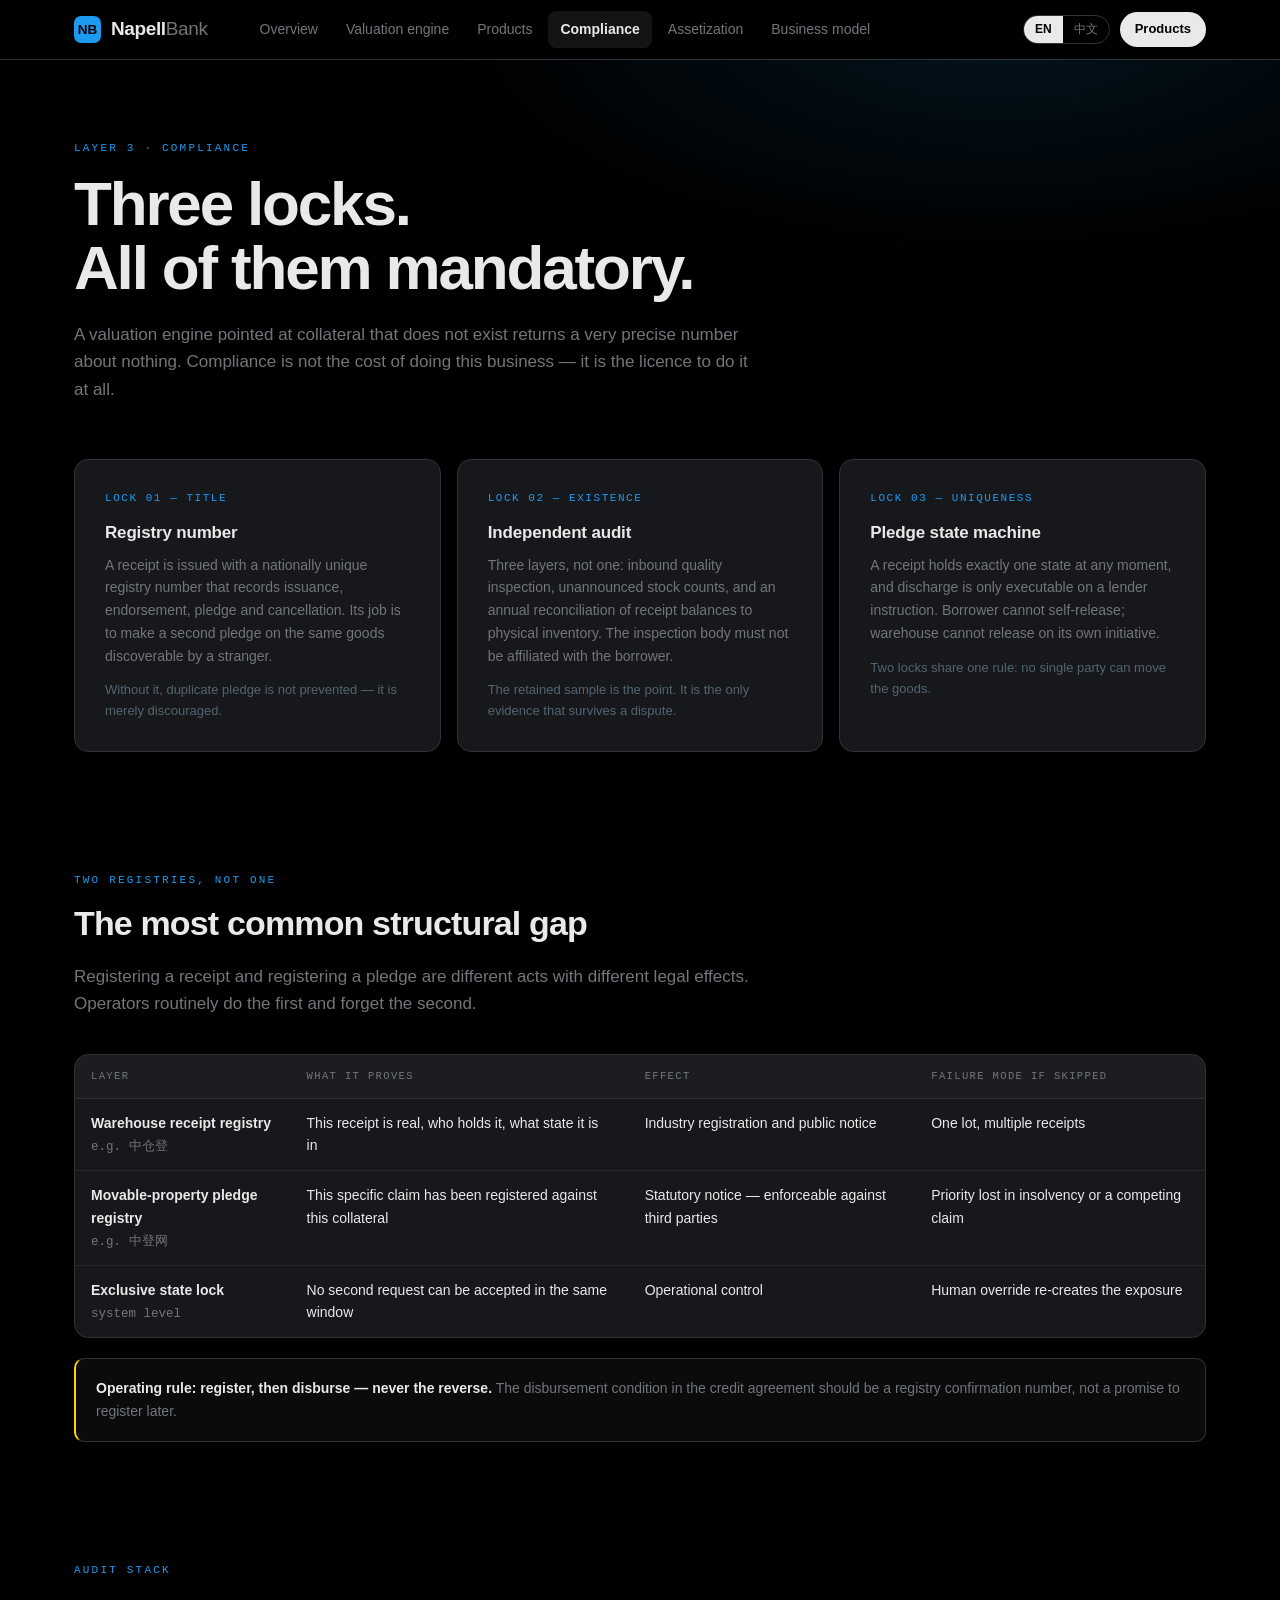
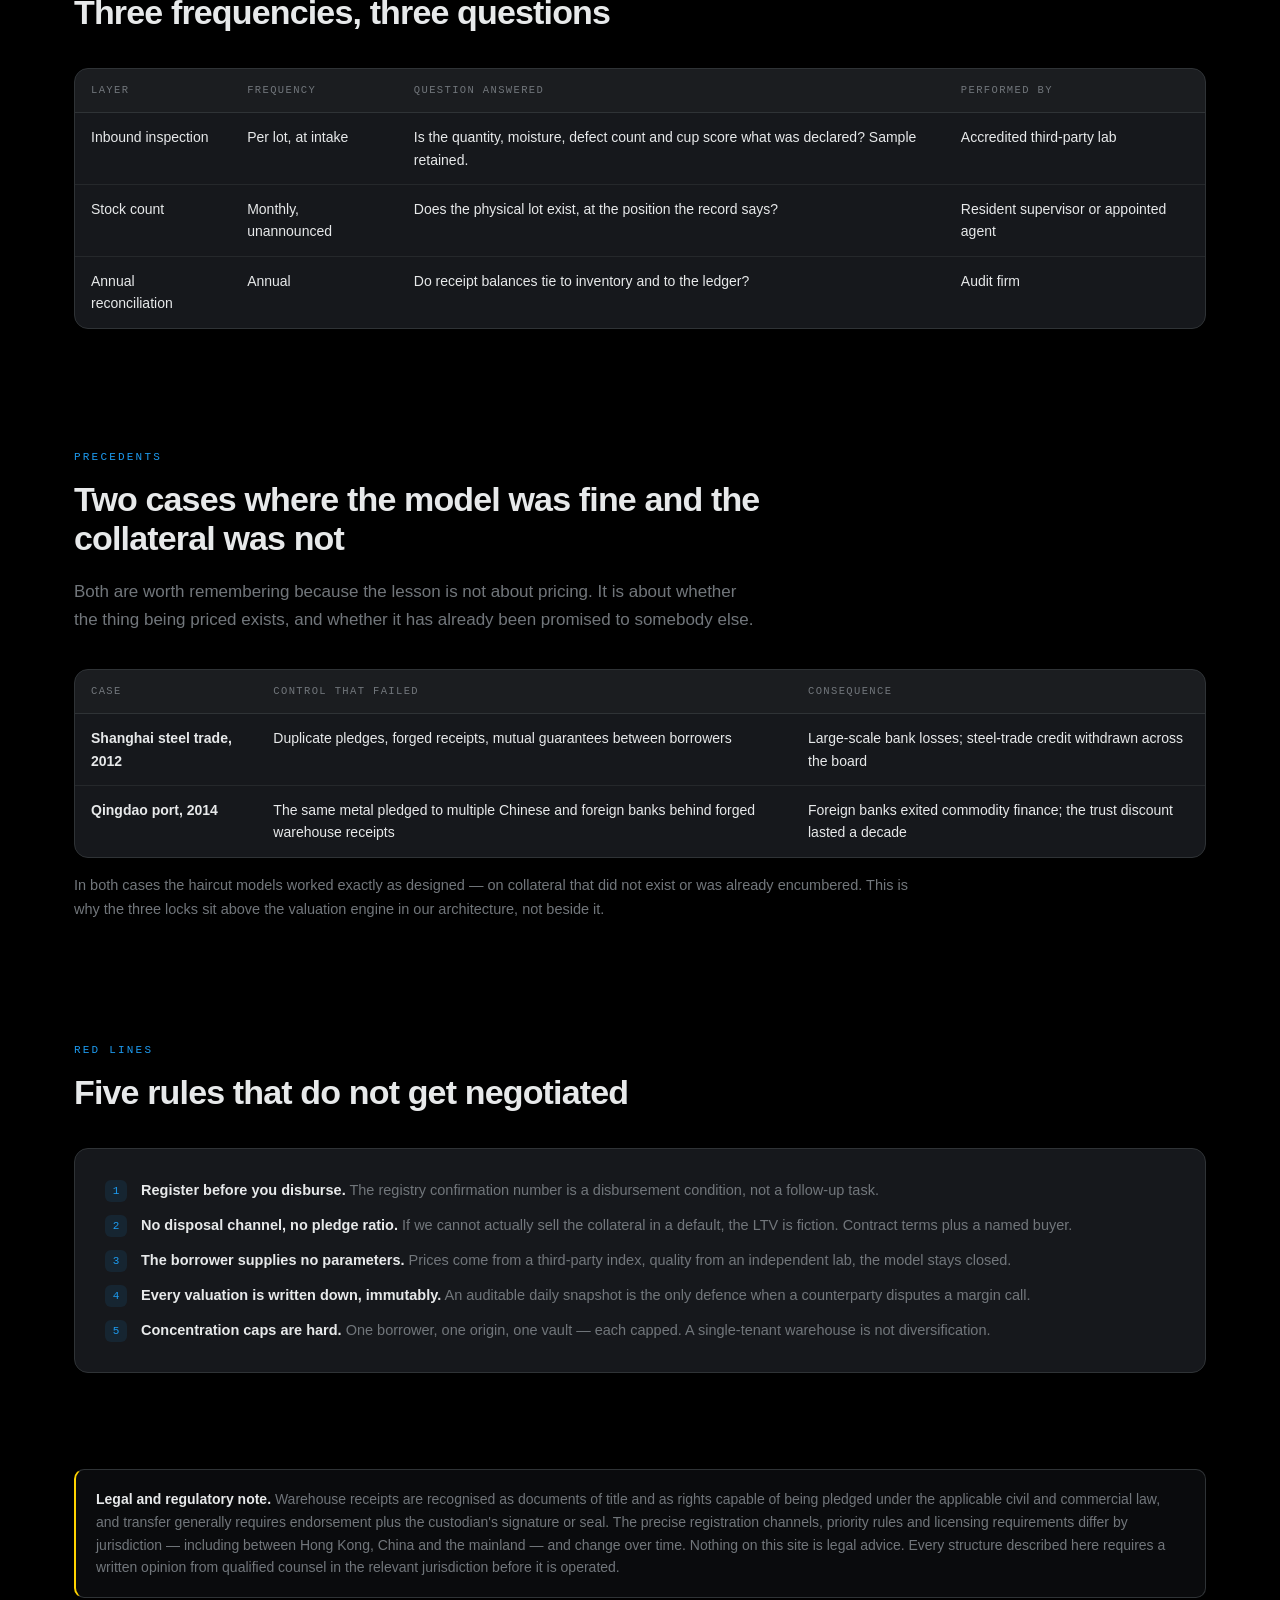
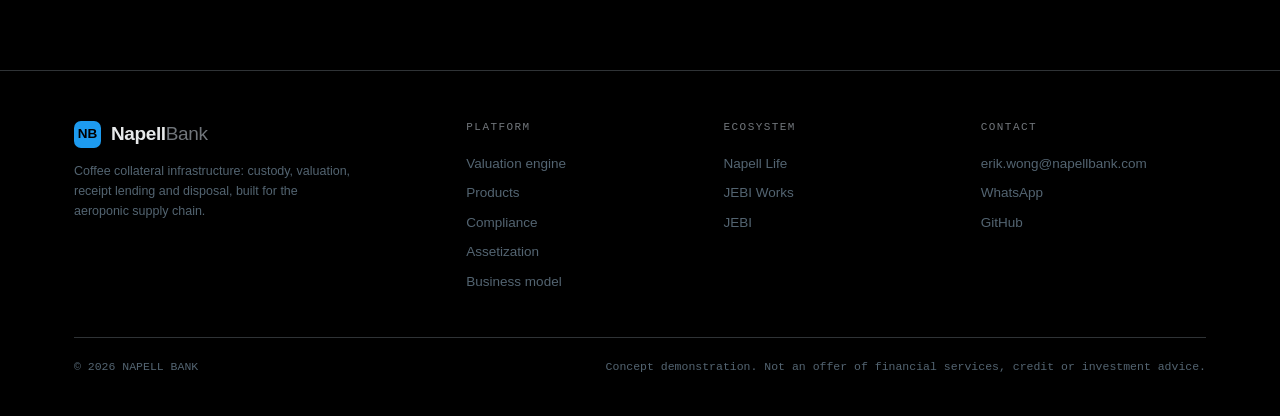
<file: compliance.html>
<!DOCTYPE html>
<html lang="en" data-lang="en">
<head>
<meta charset="utf-8">
<meta name="viewport" content="width=device-width, initial-scale=1">
<title data-en="Compliance — Napell Bank" data-zh="合规底座 — Napell Bank">Compliance — Napell Bank</title>
<meta name="description" content="Registry number, independent audit and a pledge state machine. Remove any one and a warehouse receipt quietly becomes an unsecured loan.">
<link rel="icon" href="data:image/svg+xml,%3Csvg xmlns='http://www.w3.org/2000/svg' viewBox='0 0 32 32'%3E%3Crect width='32' height='32' rx='8' fill='%231d9bf0'/%3E%3Cellipse cx='16' cy='16' rx='7' ry='9' fill='%23000'/%3E%3Cpath d='M16 8c-2 4-2 12 0 16' stroke='%231d9bf0' stroke-width='1.6' fill='none'/%3E%3C/svg%3E">
<link rel="stylesheet" href="assets/css/style.css">
</head>
<body data-page="compliance">

<header class="nav">
  <div class="nav-inner">
    <a class="brand" href="index.html"><span class="mark">NB</span><span>Napell<span class="b2">Bank</span></span></a>
    <nav class="nav-links">
      <a href="index.html" data-nav="index" data-en="Overview" data-zh="概览">Overview</a>
      <a href="valuation.html" data-nav="valuation" data-en="Valuation engine" data-zh="估值引擎">Valuation engine</a>
      <a href="products.html" data-nav="products" data-en="Products" data-zh="产品">Products</a>
      <a href="compliance.html" data-nav="compliance" data-en="Compliance" data-zh="合规底座">Compliance</a>
      <a href="assetization.html" data-nav="assetization" data-en="Assetization" data-zh="资产化">Assetization</a>
      <a href="model.html" data-nav="model" data-en="Business model" data-zh="商业模式">Business model</a>
    </nav>
    <div class="nav-right">
      <div class="lang">
        <button data-lang-btn="en" class="on">EN</button>
        <button data-lang-btn="zh">中文</button>
      </div>
      <a class="btn sm" href="products.html" data-en="Products" data-zh="产品">Products</a>
      <button class="burger" aria-label="Menu" aria-expanded="false">
        <svg width="20" height="20" viewBox="0 0 20 20" fill="none" stroke="currentColor" stroke-width="1.6"><path d="M3 6h14M3 10h14M3 14h14"/></svg>
      </button>
    </div>
  </div>
</header>

<main>

<section class="hero" style="padding:80px 0 40px">
  <div class="wrap">
    <div class="eyebrow" data-en="Layer 3 · Compliance" data-zh="第三层 · 合规">Layer 3 · Compliance</div>
    <h1 data-en="Three locks.<br>All of them mandatory." data-zh="三道锁。<br>一道都不能少。">Three locks.<br>All of them mandatory.</h1>
    <p class="lead" data-en="A valuation engine pointed at collateral that does not exist returns a very precise number about nothing. Compliance is not the cost of doing this business — it is the licence to do it at all." data-zh="把估值引擎指向并不存在的抵押品，会得到一个关于“无”的极其精确的数字。合规不是这门生意的成本，而是能做这门生意的许可证。">A valuation engine pointed at collateral that does not exist returns a very precise number about nothing. Compliance is not the cost of doing this business — it is the licence to do it at all.</p>
  </div>
</section>

<section class="tight" style="padding-top:16px">
  <div class="wrap">
    <div class="g3">
      <div class="card pad-lg">
        <span class="idx">LOCK 01 — TITLE</span>
        <h3 data-en="Registry number" data-zh="登记号">Registry number</h3>
        <p data-en="A receipt is issued with a nationally unique registry number that records issuance, endorsement, pledge and cancellation. Its job is to make a second pledge on the same goods discoverable by a stranger." data-zh="仓单签发时获得全国唯一登记号，完整记录签发、背书、质押与注销。它的作用是：让“同一批货被押第二次”这件事，被一个陌生人查得到。">A receipt is issued with a nationally unique registry number that records issuance, endorsement, pledge and cancellation. Its job is to make a second pledge on the same goods discoverable by a stranger.</p>
        <p style="margin-top:12px;font-size:13px;color:var(--dim)" data-en="Without it, duplicate pledge is not prevented — it is merely discouraged." data-zh="没有它，重复质押不是被阻止，只是被劝阻。">Without it, duplicate pledge is not prevented — it is merely discouraged.</p>
      </div>
      <div class="card pad-lg">
        <span class="idx">LOCK 02 — EXISTENCE</span>
        <h3 data-en="Independent audit" data-zh="独立审计">Independent audit</h3>
        <p data-en="Three layers, not one: inbound quality inspection, unannounced stock counts, and an annual reconciliation of receipt balances to physical inventory. The inspection body must not be affiliated with the borrower." data-zh="要三层，不是一层：入库质检、不预先通知的盘库、年度仓单余额与实物的勾稽。质检机构必须与借款人无关联关系。">Three layers, not one: inbound quality inspection, unannounced stock counts, and an annual reconciliation of receipt balances to physical inventory. The inspection body must not be affiliated with the borrower.</p>
        <p style="margin-top:12px;font-size:13px;color:var(--dim)" data-en="The retained sample is the point. It is the only evidence that survives a dispute." data-zh="核心是留样。争议发生后，它是唯一还站得住的证据。">The retained sample is the point. It is the only evidence that survives a dispute.</p>
      </div>
      <div class="card pad-lg">
        <span class="idx">LOCK 03 — UNIQUENESS</span>
        <h3 data-en="Pledge state machine" data-zh="质押状态机">Pledge state machine</h3>
        <p data-en="A receipt holds exactly one state at any moment, and discharge is only executable on a lender instruction. Borrower cannot self-release; warehouse cannot release on its own initiative." data-zh="仓单在任一时点只处于一个状态，且放货仅可凭质权人指令执行。借款人无法自行解押，仓库也无法自行放货。">A receipt holds exactly one state at any moment, and discharge is only executable on a lender instruction. Borrower cannot self-release; warehouse cannot release on its own initiative.</p>
        <p style="margin-top:12px;font-size:13px;color:var(--dim)" data-en="Two locks share one rule: no single party can move the goods." data-zh="两道锁共用一条规则：任何单一方都不能动货。">Two locks share one rule: no single party can move the goods.</p>
      </div>
    </div>
  </div>
</section>

<section>
  <div class="wrap">
    <div class="sec-head">
      <div class="eyebrow" data-en="Two registries, not one" data-zh="两个登记系统，不是一个">Two registries, not one</div>
      <h2 data-en="The most common structural gap" data-zh="最常见的结构性缺口">The most common structural gap</h2>
      <p class="lead" data-en="Registering a receipt and registering a pledge are different acts with different legal effects. Operators routinely do the first and forget the second." data-zh="“登记仓单”和“登记质押”是两个行为，法律效果不同。实务中最常见的是做了前者、忘了后者。">Registering a receipt and registering a pledge are different acts with different legal effects. Operators routinely do the first and forget the second.</p>
    </div>
    <div class="tw">
      <table>
        <thead>
          <tr>
            <th data-en="Layer" data-zh="层级">Layer</th>
            <th data-en="What it proves" data-zh="证明什么">What it proves</th>
            <th data-en="Effect" data-zh="效力">Effect</th>
            <th data-en="Failure mode if skipped" data-zh="缺失后果">Failure mode if skipped</th>
          </tr>
        </thead>
        <tbody>
          <tr>
            <td><b data-en="Warehouse receipt registry" data-zh="仓单登记">Warehouse receipt registry</b><br><span class="mono">e.g. 中仓登</span></td>
            <td data-en="This receipt is real, who holds it, what state it is in" data-zh="这张单是真的、在谁手上、处于什么状态">This receipt is real, who holds it, what state it is in</td>
            <td data-en="Industry registration and public notice" data-zh="行业登记与公示">Industry registration and public notice</td>
            <td data-en="One lot, multiple receipts" data-zh="一批货，多张单">One lot, multiple receipts</td>
          </tr>
          <tr>
            <td><b data-en="Movable-property pledge registry" data-zh="动产质押登记">Movable-property pledge registry</b><br><span class="mono">e.g. 中登网</span></td>
            <td data-en="This specific claim has been registered against this collateral" data-zh="这项质权已就该抵押品完成登记">This specific claim has been registered against this collateral</td>
            <td data-en="Statutory notice — enforceable against third parties" data-zh="法定公示——可对抗第三人">Statutory notice — enforceable against third parties</td>
            <td data-en="Priority lost in insolvency or a competing claim" data-zh="破产或权利竞合时丧失优先顺位">Priority lost in insolvency or a competing claim</td>
          </tr>
          <tr>
            <td><b data-en="Exclusive state lock" data-zh="状态互斥锁">Exclusive state lock</b><br><span class="mono">system level</span></td>
            <td data-en="No second request can be accepted in the same window" data-zh="同一时窗内无法接受第二次请求">No second request can be accepted in the same window</td>
            <td data-en="Operational control" data-zh="操作层控制">Operational control</td>
            <td data-en="Human override re-creates the exposure" data-zh="人工越权操作让风险重现">Human override re-creates the exposure</td>
          </tr>
        </tbody>
      </table>
    </div>
    <div class="callout" style="margin-top:20px">
      <b data-en="Operating rule: register, then disburse — never the reverse." data-zh="操作铁律：先登记，后放款——顺序不可颠倒。">Operating rule: register, then disburse — never the reverse.</b>
      <span data-en=" The disbursement condition in the credit agreement should be a registry confirmation number, not a promise to register later." data-zh="授信合同里的放款条件应是一个登记确认号，而不是“稍后去登记”的承诺。"> The disbursement condition in the credit agreement should be a registry confirmation number, not a promise to register later.</span>
    </div>
  </div>
</section>

<section class="tight">
  <div class="wrap">
    <div class="sec-head">
      <div class="eyebrow" data-en="Audit stack" data-zh="审计栈">Audit stack</div>
      <h2 data-en="Three frequencies, three questions" data-zh="三个频率，三个问题">Three frequencies, three questions</h2>
    </div>
    <div class="tw">
      <table>
        <thead>
          <tr>
            <th data-en="Layer" data-zh="层级">Layer</th>
            <th data-en="Frequency" data-zh="频率">Frequency</th>
            <th data-en="Question answered" data-zh="回答的问题">Question answered</th>
            <th data-en="Performed by" data-zh="执行方">Performed by</th>
          </tr>
        </thead>
        <tbody>
          <tr><td data-en="Inbound inspection" data-zh="入库质检">Inbound inspection</td><td data-en="Per lot, at intake" data-zh="每批次入库时">Per lot, at intake</td><td data-en="Is the quantity, moisture, defect count and cup score what was declared? Sample retained." data-zh="数量、含水率、缺陷数、杯测分是否与申报一致？并留样。">Is the quantity, moisture, defect count and cup score what was declared? Sample retained.</td><td data-en="Accredited third-party lab" data-zh="具备资质的第三方检测机构">Accredited third-party lab</td></tr>
          <tr><td data-en="Stock count" data-zh="盘库">Stock count</td><td data-en="Monthly, unannounced" data-zh="每月，不预先通知">Monthly, unannounced</td><td data-en="Does the physical lot exist, at the position the record says?" data-zh="实物是否真实存在，且位于记录所指的货位？">Does the physical lot exist, at the position the record says?</td><td data-en="Resident supervisor or appointed agent" data-zh="驻场监管方或受托代理">Resident supervisor or appointed agent</td></tr>
          <tr><td data-en="Annual reconciliation" data-zh="年度勾稽">Annual reconciliation</td><td data-en="Annual" data-zh="每年">Annual</td><td data-en="Do receipt balances tie to inventory and to the ledger?" data-zh="仓单余额是否与实物库存及账簿相符？">Do receipt balances tie to inventory and to the ledger?</td><td data-en="Audit firm" data-zh="会计师事务所">Audit firm</td></tr>
        </tbody>
      </table>
    </div>
  </div>
</section>

<section>
  <div class="wrap">
    <div class="sec-head">
      <div class="eyebrow" data-en="Precedents" data-zh="前车之鉴">Precedents</div>
      <h2 data-en="Two cases where the model was fine and the collateral was not" data-zh="两个案子：模型没问题，抵押品是假的">Two cases where the model was fine and the collateral was not</h2>
      <p class="lead" data-en="Both are worth remembering because the lesson is not about pricing. It is about whether the thing being priced exists, and whether it has already been promised to somebody else." data-zh="这两个案子值得记住，因为教训不在定价。教训在于：被定价的东西是否真的存在，以及它是否已经被许诺给了别人。">Both are worth remembering because the lesson is not about pricing. It is about whether the thing being priced exists, and whether it has already been promised to somebody else.</p>
    </div>
    <div class="tw">
      <table>
        <thead>
          <tr>
            <th data-en="Case" data-zh="案例">Case</th>
            <th data-en="Control that failed" data-zh="失效的控制点">Control that failed</th>
            <th data-en="Consequence" data-zh="后果">Consequence</th>
          </tr>
        </thead>
        <tbody>
          <tr>
            <td><b data-en="Shanghai steel trade, 2012" data-zh="2012 上海钢贸">Shanghai steel trade, 2012</b></td>
            <td data-en="Duplicate pledges, forged receipts, mutual guarantees between borrowers" data-zh="重复质押、伪造仓单、借款人互保">Duplicate pledges, forged receipts, mutual guarantees between borrowers</td>
            <td data-en="Large-scale bank losses; steel-trade credit withdrawn across the board" data-zh="银行体系大额损失，钢贸信贷全面收缩">Large-scale bank losses; steel-trade credit withdrawn across the board</td>
          </tr>
          <tr>
            <td><b data-en="Qingdao port, 2014" data-zh="2014 青岛港">Qingdao port, 2014</b></td>
            <td data-en="The same metal pledged to multiple Chinese and foreign banks behind forged warehouse receipts" data-zh="同一批金属凭伪造仓单重复质押给多家中外资银行">The same metal pledged to multiple Chinese and foreign banks behind forged warehouse receipts</td>
            <td data-en="Foreign banks exited commodity finance; the trust discount lasted a decade" data-zh="外资行集体退出大宗商品融资，信任折价持续十年">Foreign banks exited commodity finance; the trust discount lasted a decade</td>
          </tr>
        </tbody>
      </table>
    </div>
    <p class="mut" style="margin-top:16px;max-width:860px" data-en="In both cases the haircut models worked exactly as designed — on collateral that did not exist or was already encumbered. This is why the three locks sit above the valuation engine in our architecture, not beside it." data-zh="两案中，折价模型都按设计正常工作——只是作用在并不存在、或已被重复设押的抵押品上。这就是为什么在我们架构里，三道锁在估值引擎之上，而不是并列。">In both cases the haircut models worked exactly as designed — on collateral that did not exist or was already encumbered. This is why the three locks sit above the valuation engine in our architecture, not beside it.</p>
  </div>
</section>

<section class="tight">
  <div class="wrap">
    <div class="sec-head">
      <div class="eyebrow" data-en="Red lines" data-zh="红线">Red lines</div>
      <h2 data-en="Five rules that do not get negotiated" data-zh="五条不谈判的规则">Five rules that do not get negotiated</h2>
    </div>
    <div class="card pad-lg">
      <ul class="rulelist">
        <li><span class="n">1</span><div><b data-en="Register before you disburse." data-zh="先登记，后放款。">Register before you disburse.</b> <span data-en="The registry confirmation number is a disbursement condition, not a follow-up task." data-zh="登记确认号是放款条件，不是待办事项。">The registry confirmation number is a disbursement condition, not a follow-up task.</span></div></li>
        <li><span class="n">2</span><div><b data-en="No disposal channel, no pledge ratio." data-zh="没有处置渠道，就不给质押率。">No disposal channel, no pledge ratio.</b> <span data-en="If we cannot actually sell the collateral in a default, the LTV is fiction. Contract terms plus a named buyer." data-zh="违约时若卖不掉，质押率就是虚构的。合同条款加上明确的买方。">If we cannot actually sell the collateral in a default, the LTV is fiction. Contract terms plus a named buyer.</span></div></li>
        <li><span class="n">3</span><div><b data-en="The borrower supplies no parameters." data-zh="参数不由借款人提供。">The borrower supplies no parameters.</b> <span data-en="Prices come from a third-party index, quality from an independent lab, the model stays closed." data-zh="价格取第三方指数，品质取独立检测，模型不对外开放调参。">Prices come from a third-party index, quality from an independent lab, the model stays closed.</span></div></li>
        <li><span class="n">4</span><div><b data-en="Every valuation is written down, immutably." data-zh="每一次估值都必须留痕，且不可修改。">Every valuation is written down, immutably.</b> <span data-en="An auditable daily snapshot is the only defence when a counterparty disputes a margin call." data-zh="对手方对追保有异议时，可审计的每日快照是唯一的防线。">An auditable daily snapshot is the only defence when a counterparty disputes a margin call.</span></div></li>
        <li><span class="n">5</span><div><b data-en="Concentration caps are hard." data-zh="集中度上限是硬的。">Concentration caps are hard.</b> <span data-en="One borrower, one origin, one vault — each capped. A single-tenant warehouse is not diversification." data-zh="单一借款人、单一产地、单一仓库，各自设上限。单一租户的仓库不构成分散。">One borrower, one origin, one vault — each capped. A single-tenant warehouse is not diversification.</span></div></li>
      </ul>
    </div>
  </div>
</section>

<section class="tight">
  <div class="wrap">
    <div class="callout">
      <b data-en="Legal and regulatory note." data-zh="法律与监管说明。">Legal and regulatory note.</b>
      <span data-en=" Warehouse receipts are recognised as documents of title and as rights capable of being pledged under the applicable civil and commercial law, and transfer generally requires endorsement plus the custodian's signature or seal. The precise registration channels, priority rules and licensing requirements differ by jurisdiction — including between Hong Kong, China and the mainland — and change over time. Nothing on this site is legal advice. Every structure described here requires a written opinion from qualified counsel in the relevant jurisdiction before it is operated." data-zh="仓单在适用的民商事法律下被认定为权利凭证，并可作为质押标的，其转让通常需要背书并经保管人签名或盖章。具体的登记渠道、优先顺位规则与牌照要求因法域而异——包括中国香港与内地之间的差异——且会随时间变化。本网站任何内容均不构成法律意见。此处描述的每一项结构，在落地运营前均须取得相关法域执业律师的书面意见。"> Warehouse receipts are recognised as documents of title and as rights capable of being pledged under the applicable civil and commercial law, and transfer generally requires endorsement plus the custodian's signature or seal. The precise registration channels, priority rules and licensing requirements differ by jurisdiction — including between Hong Kong, China and the mainland — and change over time. Nothing on this site is legal advice. Every structure described here requires a written opinion from qualified counsel in the relevant jurisdiction before it is operated.</span>
    </div>
  </div>
</section>

</main>

<footer>
  <div class="wrap">
    <div class="foot-grid">
      <div class="foot-brand">
        <a class="brand" href="index.html"><span class="mark">NB</span><span>Napell<span class="b2">Bank</span></span></a>
        <p data-en="Coffee collateral infrastructure: custody, valuation, receipt lending and disposal, built for the aeroponic supply chain." data-zh="咖啡抵押品基础设施：存管、估值、仓单融资与处置，为雾化水培供应链而建。">Coffee collateral infrastructure: custody, valuation, receipt lending and disposal, built for the aeroponic supply chain.</p>
      </div>
      <div class="foot-col">
        <h5 data-en="Platform" data-zh="平台">Platform</h5>
        <a href="valuation.html" data-en="Valuation engine" data-zh="估值引擎">Valuation engine</a>
        <a href="products.html" data-en="Products" data-zh="产品">Products</a>
        <a href="compliance.html" data-en="Compliance" data-zh="合规">Compliance</a>
        <a href="assetization.html" data-en="Assetization" data-zh="资产化">Assetization</a>
        <a href="model.html" data-en="Business model" data-zh="商业模式">Business model</a>
      </div>
      <div class="foot-col">
        <h5 data-en="Ecosystem" data-zh="生态">Ecosystem</h5>
        <a href="https://napell.life" target="_blank" rel="noopener">Napell Life</a>
        <a href="https://www.jebiwork.com" target="_blank" rel="noopener">JEBI Works</a>
        <a href="https://coffeeos.space" target="_blank" rel="noopener">JEBI</a>
      </div>
      <div class="foot-col">
        <h5 data-en="Contact" data-zh="联系">Contact</h5>
        <a href="mailto:erik.wong@napellbank.com">erik.wong@napellbank.com</a>
        <a href="https://wa.me/85293188252" target="_blank" rel="noopener">WhatsApp</a>
        <a href="https://github.com/erikcywong/napellbank.com" target="_blank" rel="noopener">GitHub</a>
      </div>
    </div>
    <div class="foot-bottom">
      <span>© 2026 NAPELL BANK</span>
      <span data-en="Concept demonstration. Not an offer of financial services, credit or investment advice." data-zh="概念演示站点，不构成金融服务、信贷或投资建议的要约。">Concept demonstration. Not an offer of financial services, credit or investment advice.</span>
    </div>
  </div>
</footer>

<script src="assets/js/i18n.js"></script>
<script src="assets/js/nav.js"></script>
</body>
</html>
</file>
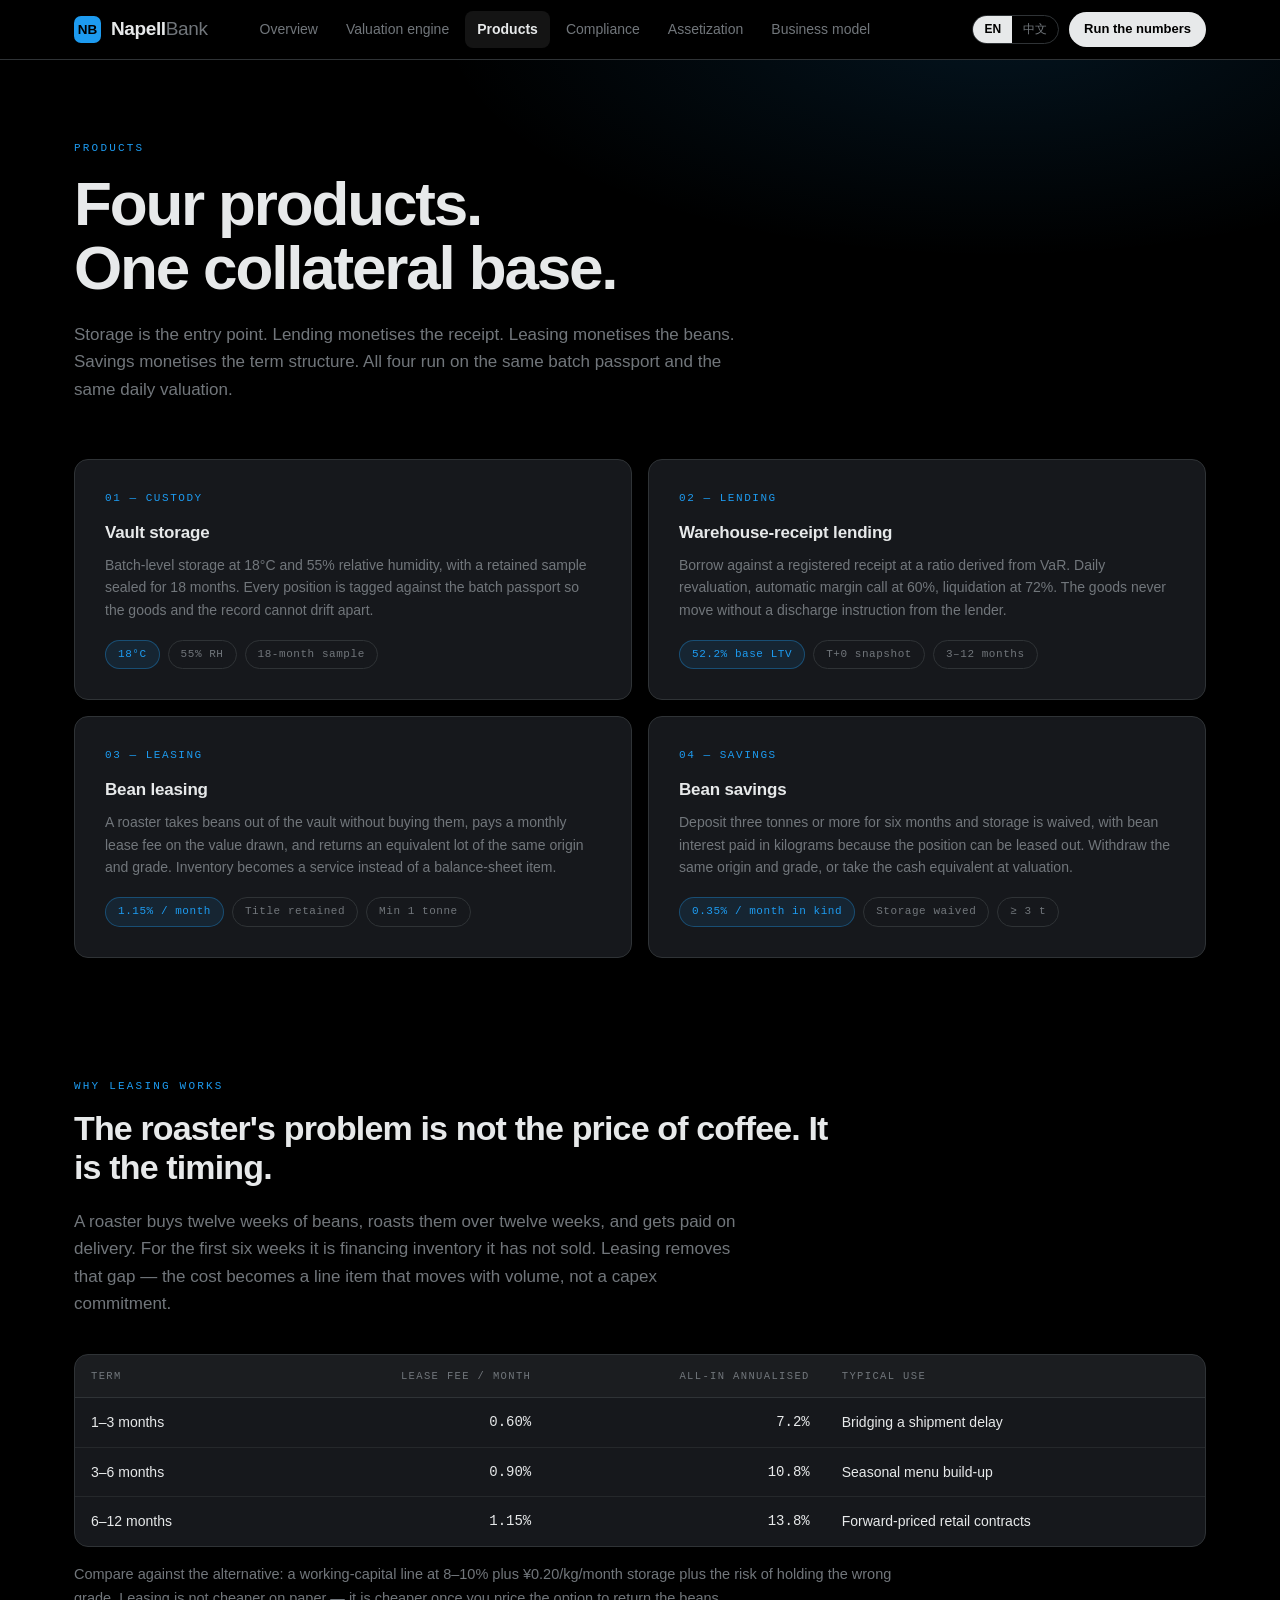
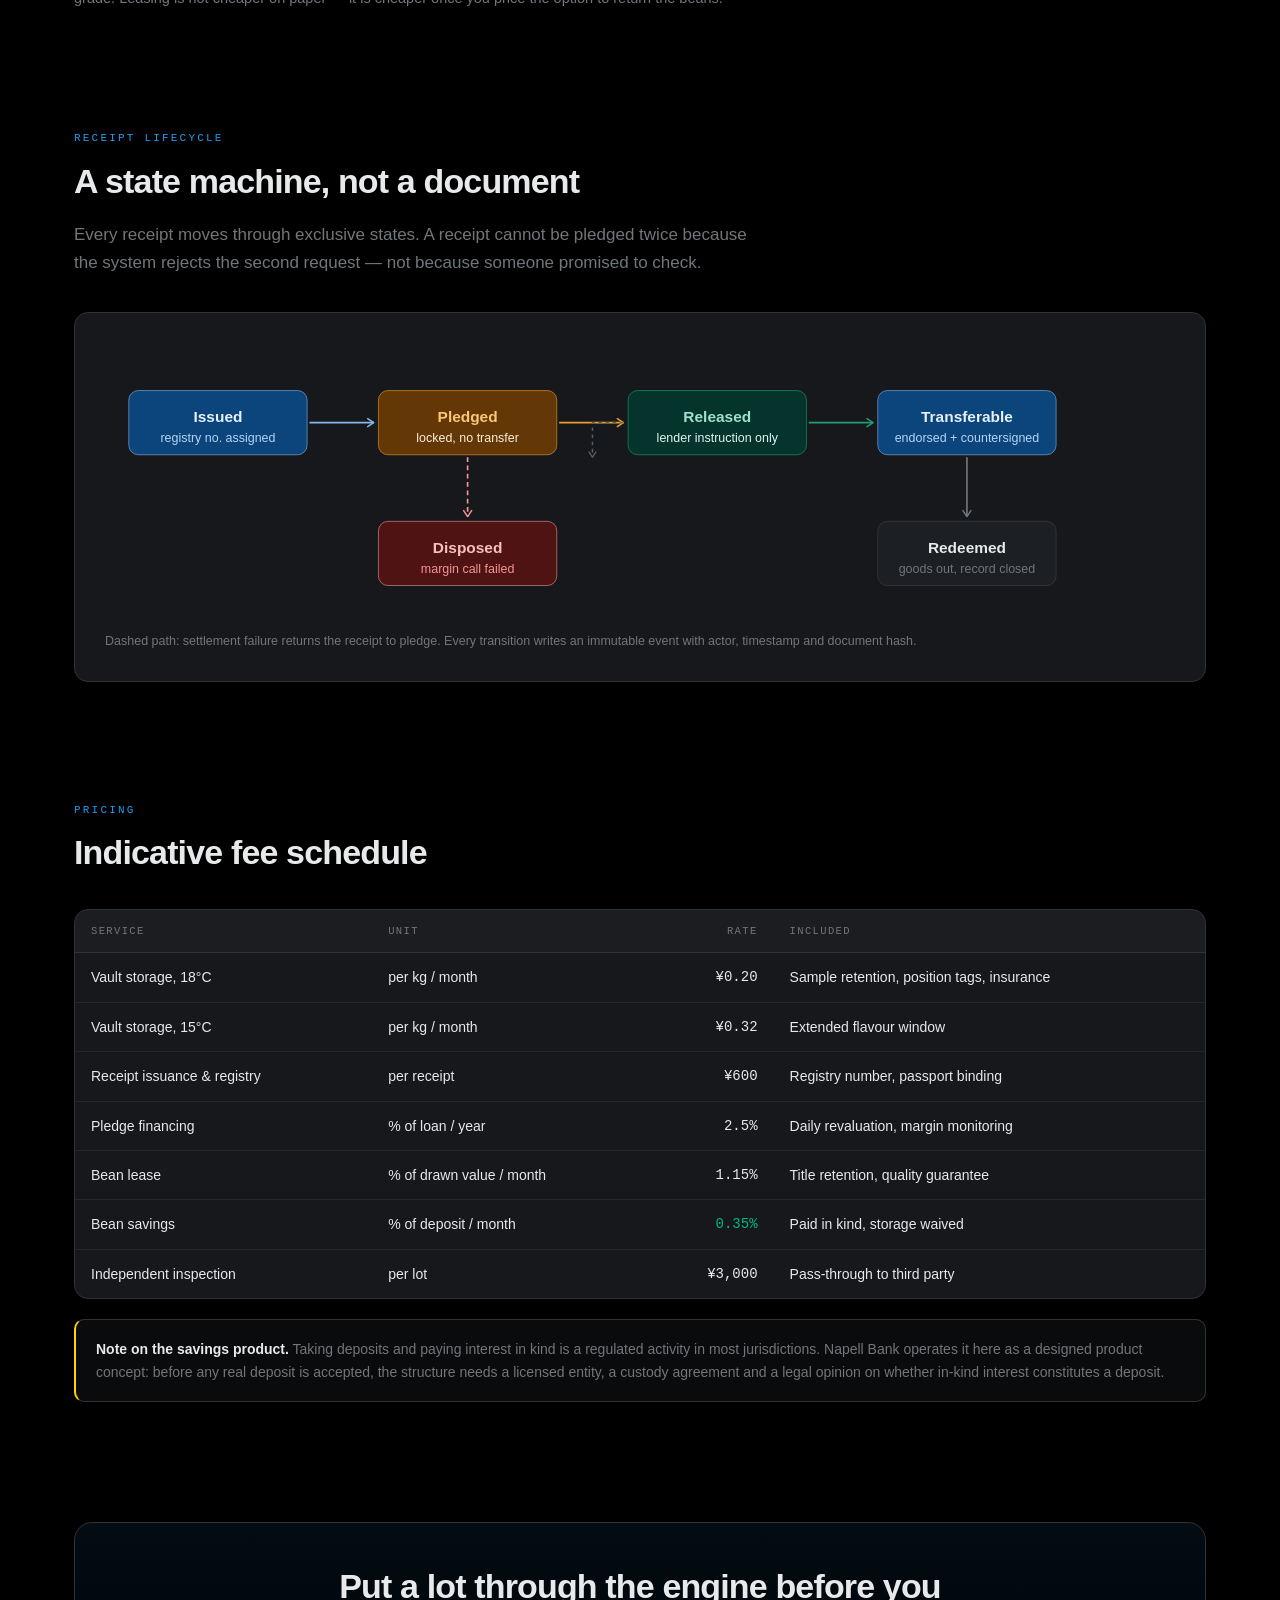
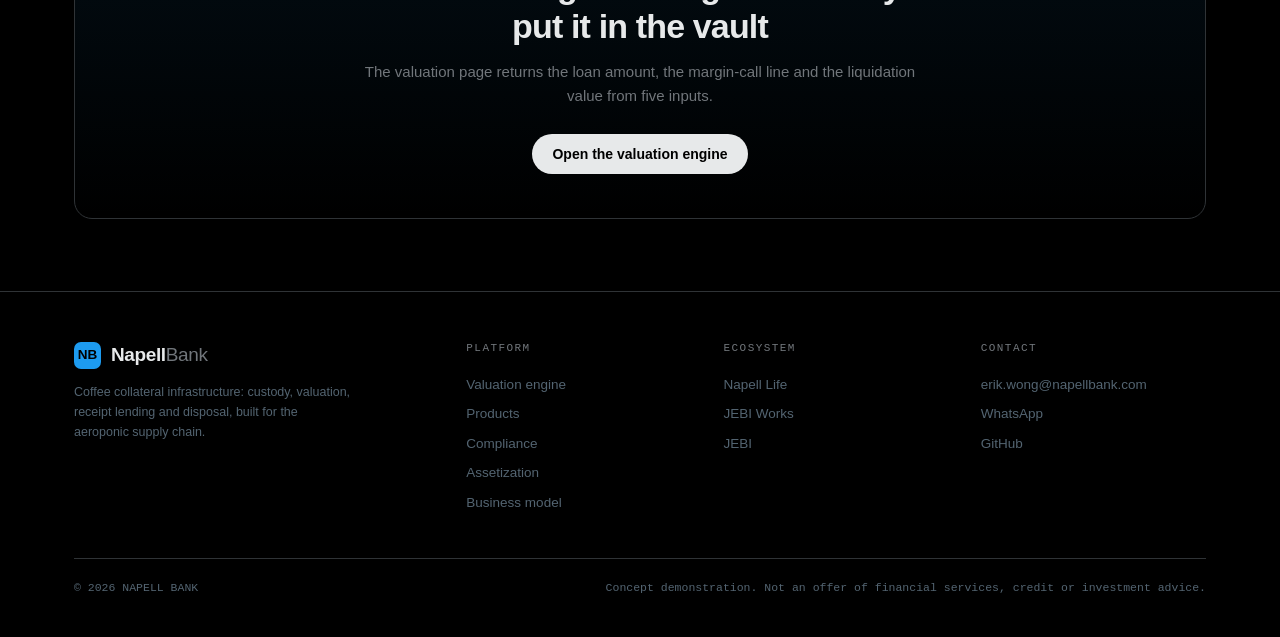
<file: products.html>
<!DOCTYPE html>
<html lang="en" data-lang="en">
<head>
<meta charset="utf-8">
<meta name="viewport" content="width=device-width, initial-scale=1">
<title data-en="Products — Napell Bank" data-zh="产品 — Napell Bank">Products — Napell Bank</title>
<meta name="description" content="Vault storage, warehouse-receipt lending, bean leasing and bean savings — four products on one collateral base.">
<link rel="icon" href="data:image/svg+xml,%3Csvg xmlns='http://www.w3.org/2000/svg' viewBox='0 0 32 32'%3E%3Crect width='32' height='32' rx='8' fill='%231d9bf0'/%3E%3Cellipse cx='16' cy='16' rx='7' ry='9' fill='%23000'/%3E%3Cpath d='M16 8c-2 4-2 12 0 16' stroke='%231d9bf0' stroke-width='1.6' fill='none'/%3E%3C/svg%3E">
<link rel="stylesheet" href="assets/css/style.css">
</head>
<body data-page="products">

<header class="nav">
  <div class="nav-inner">
    <a class="brand" href="index.html"><span class="mark">NB</span><span>Napell<span class="b2">Bank</span></span></a>
    <nav class="nav-links">
      <a href="index.html" data-nav="index" data-en="Overview" data-zh="概览">Overview</a>
      <a href="valuation.html" data-nav="valuation" data-en="Valuation engine" data-zh="估值引擎">Valuation engine</a>
      <a href="products.html" data-nav="products" data-en="Products" data-zh="产品">Products</a>
      <a href="compliance.html" data-nav="compliance" data-en="Compliance" data-zh="合规底座">Compliance</a>
      <a href="assetization.html" data-nav="assetization" data-en="Assetization" data-zh="资产化">Assetization</a>
      <a href="model.html" data-nav="model" data-en="Business model" data-zh="商业模式">Business model</a>
    </nav>
    <div class="nav-right">
      <div class="lang">
        <button data-lang-btn="en" class="on">EN</button>
        <button data-lang-btn="zh">中文</button>
      </div>
      <a class="btn sm" href="valuation.html" data-en="Run the numbers" data-zh="算一算">Run the numbers</a>
      <button class="burger" aria-label="Menu" aria-expanded="false">
        <svg width="20" height="20" viewBox="0 0 20 20" fill="none" stroke="currentColor" stroke-width="1.6"><path d="M3 6h14M3 10h14M3 14h14"/></svg>
      </button>
    </div>
  </div>
</header>

<main>

<section class="hero" style="padding:80px 0 40px">
  <div class="wrap">
    <div class="eyebrow" data-en="Products" data-zh="产品">Products</div>
    <h1 data-en="Four products.<br>One collateral base." data-zh="四个产品。<br>同一个抵押品基础。">Four products.<br>One collateral base.</h1>
    <p class="lead" data-en="Storage is the entry point. Lending monetises the receipt. Leasing monetises the beans. Savings monetises the term structure. All four run on the same batch passport and the same daily valuation." data-zh="仓储是入口。质押融资让仓单变现。生豆租赁让豆子本身变现。储蓄赚的是期限结构。四者共用同一个批次护照与同一套每日估值。">Storage is the entry point. Lending monetises the receipt. Leasing monetises the beans. Savings monetises the term structure. All four run on the same batch passport and the same daily valuation.</p>
  </div>
</section>

<section class="tight" style="padding-top:16px">
  <div class="wrap">
    <div class="g2">

      <div class="card pad-lg">
        <span class="idx">01 — CUSTODY</span>
        <h3 data-en="Vault storage" data-zh="恒温存豆">Vault storage</h3>
        <p data-en="Batch-level storage at 18°C and 55% relative humidity, with a retained sample sealed for 18 months. Every position is tagged against the batch passport so the goods and the record cannot drift apart." data-zh="18°C、55% 相对湿度，按批次分垛存放，留样封存 18 个月。每个货位都与批次护照绑定，确保实物与记录不会脱节。">Batch-level storage at 18°C and 55% relative humidity, with a retained sample sealed for 18 months. Every position is tagged against the batch passport so the goods and the record cannot drift apart.</p>
        <div class="tagline"><span class="pill a">18°C</span><span class="pill">55% RH</span><span class="pill" data-en="18-month sample" data-zh="留样 18 个月">18-month sample</span></div>
      </div>

      <div class="card pad-lg">
        <span class="idx">02 — LENDING</span>
        <h3 data-en="Warehouse-receipt lending" data-zh="仓单质押融资">Warehouse-receipt lending</h3>
        <p data-en="Borrow against a registered receipt at a ratio derived from VaR. Daily revaluation, automatic margin call at 60%, liquidation at 72%. The goods never move without a discharge instruction from the lender." data-zh="凭已登记的仓单融资，质押率由 VaR 反推。每日重估，维持率 60% 触发追保，72% 进入处置。没有质权人的放货指令，货一动不了。">Borrow against a registered receipt at a ratio derived from VaR. Daily revaluation, automatic margin call at 60%, liquidation at 72%. The goods never move without a discharge instruction from the lender.</p>
        <div class="tagline"><span class="pill a">52.2% base LTV</span><span class="pill">T+0 snapshot</span><span class="pill" data-en="3–12 months" data-zh="3–12 个月">3–12 months</span></div>
      </div>

      <div class="card pad-lg">
        <span class="idx">03 — LEASING</span>
        <h3 data-en="Bean leasing" data-zh="生豆租赁">Bean leasing</h3>
        <p data-en="A roaster takes beans out of the vault without buying them, pays a monthly lease fee on the value drawn, and returns an equivalent lot of the same origin and grade. Inventory becomes a service instead of a balance-sheet item." data-zh="烘焙厂不必买豆就能提货，按提用货值支付月租，到期归还同产地同等级的等量生豆。库存从资产负债表项目变成一项服务。">A roaster takes beans out of the vault without buying them, pays a monthly lease fee on the value drawn, and returns an equivalent lot of the same origin and grade. Inventory becomes a service instead of a balance-sheet item.</p>
        <div class="tagline"><span class="pill a" data-en="1.15% / month" data-zh="1.15% / 月">1.15% / month</span><span class="pill" data-en="Title retained" data-zh="所有权保留">Title retained</span><span class="pill" data-en="Min 1 tonne" data-zh="起租 1 吨">Min 1 tonne</span></div>
      </div>

      <div class="card pad-lg">
        <span class="idx">04 — SAVINGS</span>
        <h3 data-en="Bean savings" data-zh="储豆储蓄">Bean savings</h3>
        <p data-en="Deposit three tonnes or more for six months and storage is waived, with bean interest paid in kilograms because the position can be leased out. Withdraw the same origin and grade, or take the cash equivalent at valuation." data-zh="存入 3 吨以上、期限 6 个月以上，仓储费全免，并以千克为单位支付“豆息”——因为该仓位可以被租出去。到期可提同产地同等级生豆，或按估值提取等值现金。">Deposit three tonnes or more for six months and storage is waived, with bean interest paid in kilograms because the position can be leased out. Withdraw the same origin and grade, or take the cash equivalent at valuation.</p>
        <div class="tagline"><span class="pill a" data-en="0.35% / month in kind" data-zh="0.35% / 月，以豆计息">0.35% / month in kind</span><span class="pill" data-en="Storage waived" data-zh="免仓储费">Storage waived</span><span class="pill">≥ 3 t</span></div>
      </div>

    </div>
  </div>
</section>

<section>
  <div class="wrap">
    <div class="sec-head">
      <div class="eyebrow" data-en="Why leasing works" data-zh="租赁为什么成立">Why leasing works</div>
      <h2 data-en="The roaster's problem is not the price of coffee. It is the timing." data-zh="烘焙厂的问题不是咖啡价格，是时间。">The roaster's problem is not the price of coffee. It is the timing.</h2>
      <p class="lead" data-en="A roaster buys twelve weeks of beans, roasts them over twelve weeks, and gets paid on delivery. For the first six weeks it is financing inventory it has not sold. Leasing removes that gap — the cost becomes a line item that moves with volume, not a capex commitment." data-zh="烘焙厂一次买十二周的豆，分十二周烘完，交货才收款。前六周它在为还没卖出去的库存垫资。租赁把这个缺口抹掉——成本变成随产量浮动的费用项，而不是一笔资本开支承诺。">A roaster buys twelve weeks of beans, roasts them over twelve weeks, and gets paid on delivery. For the first six weeks it is financing inventory it has not sold. Leasing removes that gap — the cost becomes a line item that moves with volume, not a capex commitment.</p>
    </div>
    <div class="tw">
      <table>
        <thead>
          <tr>
            <th data-en="Term" data-zh="期限">Term</th>
            <th class="num" data-en="Lease fee / month" data-zh="月租费率">Lease fee / month</th>
            <th class="num" data-en="All-in annualised" data-zh="年化合计">All-in annualised</th>
            <th data-en="Typical use" data-zh="典型用途">Typical use</th>
          </tr>
        </thead>
        <tbody>
          <tr><td data-en="1–3 months" data-zh="1–3 个月">1–3 months</td><td class="num">0.60%</td><td class="num">7.2%</td><td data-en="Bridging a shipment delay" data-zh="船期延误过渡">Bridging a shipment delay</td></tr>
          <tr><td data-en="3–6 months" data-zh="3–6 个月">3–6 months</td><td class="num">0.90%</td><td class="num">10.8%</td><td data-en="Seasonal menu build-up" data-zh="季节菜单备货">Seasonal menu build-up</td></tr>
          <tr><td data-en="6–12 months" data-zh="6–12 个月">6–12 months</td><td class="num">1.15%</td><td class="num">13.8%</td><td data-en="Forward-priced retail contracts" data-zh="已锁价的零售合约">Forward-priced retail contracts</td></tr>
        </tbody>
      </table>
    </div>
    <p class="mut" style="margin-top:16px;max-width:820px" data-en="Compare against the alternative: a working-capital line at 8–10% plus ¥0.20/kg/month storage plus the risk of holding the wrong grade. Leasing is not cheaper on paper — it is cheaper once you price the option to return the beans." data-zh="对比另一条路：8–10% 的流动资金贷款，加上每公斤每月 0.20 元仓储费，再加上压错等级的风险。纸面上租赁不便宜——但把“可以还豆”这个期权算进去，它就便宜了。">Compare against the alternative: a working-capital line at 8–10% plus ¥0.20/kg/month storage plus the risk of holding the wrong grade. Leasing is not cheaper on paper — it is cheaper once you price the option to return the beans.</p>
  </div>
</section>

<section class="tight">
  <div class="wrap">
    <div class="sec-head">
      <div class="eyebrow" data-en="Receipt lifecycle" data-zh="仓单生命周期">Receipt lifecycle</div>
      <h2 data-en="A state machine, not a document" data-zh="它是状态机，不是一张纸">A state machine, not a document</h2>
      <p class="lead" data-en="Every receipt moves through exclusive states. A receipt cannot be pledged twice because the system rejects the second request — not because someone promised to check." data-zh="每张仓单在互斥状态间流转。同一张单无法被质押两次，因为系统会拒绝第二次请求——而不是因为某人承诺会去查。">Every receipt moves through exclusive states. A receipt cannot be pledged twice because the system rejects the second request — not because someone promised to check.</p>
    </div>
    <div class="card pad-lg">
      <svg viewBox="0 0 900 230" width="100%" role="img" aria-label="Warehouse receipt state machine">
        <defs>
          <marker id="ar" viewBox="0 0 10 10" refX="8" refY="5" markerWidth="6" markerHeight="6" orient="auto-start-reverse">
            <path d="M2 1L8 5L2 9" fill="none" stroke="context-stroke" stroke-width="1.5" stroke-linecap="round" stroke-linejoin="round"/>
          </marker>
        </defs>
        <rect x="20" y="40" width="150" height="54" rx="8" fill="#0C447C" stroke="#85B7EB" stroke-width="0.5"/>
        <text x="95" y="62" font-size="13" font-weight="600" fill="#E6F1FB" text-anchor="middle" dominant-baseline="central" data-en="Issued" data-zh="已签发">Issued</text>
        <text x="95" y="80" font-size="10.5" fill="#B5D4F4" text-anchor="middle" dominant-baseline="central" data-en="registry no. assigned" data-zh="分配登记号">registry no. assigned</text>

        <rect x="230" y="40" width="150" height="54" rx="8" fill="#633806" stroke="#EF9F27" stroke-width="0.5"/>
        <text x="305" y="62" font-size="13" font-weight="600" fill="#FAC775" text-anchor="middle" dominant-baseline="central" data-en="Pledged" data-zh="质押中">Pledged</text>
        <text x="305" y="80" font-size="10.5" fill="#FAEEDA" text-anchor="middle" dominant-baseline="central" data-en="locked, no transfer" data-zh="锁定，不可转让">locked, no transfer</text>

        <rect x="440" y="40" width="150" height="54" rx="8" fill="#04342C" stroke="#1D9E75" stroke-width="0.5"/>
        <text x="515" y="62" font-size="13" font-weight="600" fill="#9FE1CB" text-anchor="middle" dominant-baseline="central" data-en="Released" data-zh="已解押">Released</text>
        <text x="515" y="80" font-size="10.5" fill="#E1F5EE" text-anchor="middle" dominant-baseline="central" data-en="lender instruction only" data-zh="仅凭质权人指令">lender instruction only</text>

        <rect x="650" y="40" width="150" height="54" rx="8" fill="#0C447C" stroke="#85B7EB" stroke-width="0.5"/>
        <text x="725" y="62" font-size="13" font-weight="600" fill="#E6F1FB" text-anchor="middle" dominant-baseline="central" data-en="Transferable" data-zh="可流转">Transferable</text>
        <text x="725" y="80" font-size="10.5" fill="#B5D4F4" text-anchor="middle" dominant-baseline="central" data-en="endorsed + countersigned" data-zh="背书 + 保管人签章">endorsed + countersigned</text>

        <rect x="650" y="150" width="150" height="54" rx="8" fill="#1c1f23" stroke="#3f4448" stroke-width="0.5"/>
        <text x="725" y="172" font-size="13" font-weight="600" fill="#e7e9ea" text-anchor="middle" dominant-baseline="central" data-en="Redeemed" data-zh="已注销">Redeemed</text>
        <text x="725" y="190" font-size="10.5" fill="#71767b" text-anchor="middle" dominant-baseline="central" data-en="goods out, record closed" data-zh="提货出库，记录关闭">goods out, record closed</text>

        <rect x="230" y="150" width="150" height="54" rx="8" fill="#501313" stroke="#F09595" stroke-width="0.5"/>
        <text x="305" y="172" font-size="13" font-weight="600" fill="#F7C1C1" text-anchor="middle" dominant-baseline="central" data-en="Disposed" data-zh="已处置">Disposed</text>
        <text x="305" y="190" font-size="10.5" fill="#F09595" text-anchor="middle" dominant-baseline="central" data-en="margin call failed" data-zh="追保失败">margin call failed</text>

        <path d="M172 67 L226 67" fill="none" stroke="#85B7EB" stroke-width="1.4" marker-end="url(#ar)"/>
        <path d="M382 67 L436 67" fill="none" stroke="#EF9F27" stroke-width="1.4" marker-end="url(#ar)"/>
        <path d="M592 67 L646 67" fill="none" stroke="#1D9E75" stroke-width="1.4" marker-end="url(#ar)"/>
        <path d="M725 96 L725 146" fill="none" stroke="#71767b" stroke-width="1.4" marker-end="url(#ar)"/>
        <path d="M305 96 L305 146" fill="none" stroke="#F09595" stroke-width="1.4" stroke-dasharray="4 3" marker-end="url(#ar)"/>
        <path d="M436 67 L410 67 L410 96" fill="none" stroke="#536471" stroke-width="1.2" stroke-dasharray="3 3" marker-end="url(#ar)"/>
      </svg>
      <p class="mut" style="margin-top:14px;font-size:12.5px" data-en="Dashed path: settlement failure returns the receipt to pledge. Every transition writes an immutable event with actor, timestamp and document hash." data-zh="虚线路径：结算失败时仓单回到质押状态。每一次状态变更都写入不可篡改事件，包含操作人、时间戳与文件哈希。">Dashed path: settlement failure returns the receipt to pledge. Every transition writes an immutable event with actor, timestamp and document hash.</p>
    </div>
  </div>
</section>

<section>
  <div class="wrap">
    <div class="sec-head">
      <div class="eyebrow" data-en="Pricing" data-zh="费率">Pricing</div>
      <h2 data-en="Indicative fee schedule" data-zh="参考费率表">Indicative fee schedule</h2>
    </div>
    <div class="tw">
      <table>
        <thead>
          <tr>
            <th data-en="Service" data-zh="服务">Service</th>
            <th data-en="Unit" data-zh="计价单位">Unit</th>
            <th class="num" data-en="Rate" data-zh="费率">Rate</th>
            <th data-en="Included" data-zh="包含">Included</th>
          </tr>
        </thead>
        <tbody>
          <tr><td data-en="Vault storage, 18°C" data-zh="恒温仓储 18°C">Vault storage, 18°C</td><td data-en="per kg / month" data-zh="每公斤 / 月">per kg / month</td><td class="num">¥0.20</td><td data-en="Sample retention, position tags, insurance" data-zh="留样、货位标签、保险">Sample retention, position tags, insurance</td></tr>
          <tr><td data-en="Vault storage, 15°C" data-zh="恒温仓储 15°C">Vault storage, 15°C</td><td data-en="per kg / month" data-zh="每公斤 / 月">per kg / month</td><td class="num">¥0.32</td><td data-en="Extended flavour window" data-zh="更长风味窗口">Extended flavour window</td></tr>
          <tr><td data-en="Receipt issuance &amp; registry" data-zh="仓单签发与登记">Receipt issuance &amp; registry</td><td data-en="per receipt" data-zh="每张">per receipt</td><td class="num">¥600</td><td data-en="Registry number, passport binding" data-zh="登记号、护照绑定">Registry number, passport binding</td></tr>
          <tr><td data-en="Pledge financing" data-zh="质押融资">Pledge financing</td><td data-en="% of loan / year" data-zh="占放款额 / 年">% of loan / year</td><td class="num">2.5%</td><td data-en="Daily revaluation, margin monitoring" data-zh="每日重估、追保监控">Daily revaluation, margin monitoring</td></tr>
          <tr><td data-en="Bean lease" data-zh="生豆租赁">Bean lease</td><td data-en="% of drawn value / month" data-zh="占提用货值 / 月">% of drawn value / month</td><td class="num">1.15%</td><td data-en="Title retention, quality guarantee" data-zh="所有权保留、品质担保">Title retention, quality guarantee</td></tr>
          <tr><td data-en="Bean savings" data-zh="储豆储蓄">Bean savings</td><td data-en="% of deposit / month" data-zh="占存豆价值 / 月">% of deposit / month</td><td class="num up">0.35%</td><td data-en="Paid in kind, storage waived" data-zh="以豆计息，免仓储费">Paid in kind, storage waived</td></tr>
          <tr><td data-en="Independent inspection" data-zh="独立质检">Independent inspection</td><td data-en="per lot" data-zh="每批次">per lot</td><td class="num">¥3,000</td><td data-en="Pass-through to third party" data-zh="转付第三方">Pass-through to third party</td></tr>
        </tbody>
      </table>
    </div>
    <div class="callout" style="margin-top:20px">
      <b data-en="Note on the savings product." data-zh="关于储蓄产品的说明。">Note on the savings product.</b>
      <span data-en=" Taking deposits and paying interest in kind is a regulated activity in most jurisdictions. Napell Bank operates it here as a designed product concept: before any real deposit is accepted, the structure needs a licensed entity, a custody agreement and a legal opinion on whether in-kind interest constitutes a deposit." data-zh="在多数司法辖区，吸收存款并以实物付息属于受监管活动。本页将其作为产品设计概念呈现：在真正吸收任何存款之前，该结构需要持牌主体、存管协议，以及关于“实物付息是否构成存款”的法律意见。"> Taking deposits and paying interest in kind is a regulated activity in most jurisdictions. Napell Bank operates it here as a designed product concept: before any real deposit is accepted, the structure needs a licensed entity, a custody agreement and a legal opinion on whether in-kind interest constitutes a deposit.</span>
    </div>
  </div>
</section>

<section class="tight">
  <div class="wrap">
    <div class="c-cta">
      <h2 data-en="Put a lot through the engine before you put it in the vault" data-zh="入仓之前，先让批次过一遍引擎">Put a lot through the engine before you put it in the vault</h2>
      <p data-en="The valuation page returns the loan amount, the margin-call line and the liquidation value from five inputs." data-zh="估值页用五个输入就能返回放款额、追保线与平仓值。">The valuation page returns the loan amount, the margin-call line and the liquidation value from five inputs.</p>
      <a class="btn" href="valuation.html" data-en="Open the valuation engine" data-zh="打开估值引擎">Open the valuation engine</a>
    </div>
  </div>
</section>

</main>

<footer>
  <div class="wrap">
    <div class="foot-grid">
      <div class="foot-brand">
        <a class="brand" href="index.html"><span class="mark">NB</span><span>Napell<span class="b2">Bank</span></span></a>
        <p data-en="Coffee collateral infrastructure: custody, valuation, receipt lending and disposal, built for the aeroponic supply chain." data-zh="咖啡抵押品基础设施：存管、估值、仓单融资与处置，为雾化水培供应链而建。">Coffee collateral infrastructure: custody, valuation, receipt lending and disposal, built for the aeroponic supply chain.</p>
      </div>
      <div class="foot-col">
        <h5 data-en="Platform" data-zh="平台">Platform</h5>
        <a href="valuation.html" data-en="Valuation engine" data-zh="估值引擎">Valuation engine</a>
        <a href="products.html" data-en="Products" data-zh="产品">Products</a>
        <a href="compliance.html" data-en="Compliance" data-zh="合规">Compliance</a>
        <a href="assetization.html" data-en="Assetization" data-zh="资产化">Assetization</a>
        <a href="model.html" data-en="Business model" data-zh="商业模式">Business model</a>
      </div>
      <div class="foot-col">
        <h5 data-en="Ecosystem" data-zh="生态">Ecosystem</h5>
        <a href="https://napell.life" target="_blank" rel="noopener">Napell Life</a>
        <a href="https://www.jebiwork.com" target="_blank" rel="noopener">JEBI Works</a>
        <a href="https://coffeeos.space" target="_blank" rel="noopener">JEBI</a>
      </div>
      <div class="foot-col">
        <h5 data-en="Contact" data-zh="联系">Contact</h5>
        <a href="mailto:erik.wong@napellbank.com">erik.wong@napellbank.com</a>
        <a href="https://wa.me/85293188252" target="_blank" rel="noopener">WhatsApp</a>
        <a href="https://github.com/erikcywong/napellbank.com" target="_blank" rel="noopener">GitHub</a>
      </div>
    </div>
    <div class="foot-bottom">
      <span>© 2026 NAPELL BANK</span>
      <span data-en="Concept demonstration. Not an offer of financial services, credit or investment advice." data-zh="概念演示站点，不构成金融服务、信贷或投资建议的要约。">Concept demonstration. Not an offer of financial services, credit or investment advice.</span>
    </div>
  </div>
</footer>

<script src="assets/js/i18n.js"></script>
<script src="assets/js/nav.js"></script>
</body>
</html>
</file>
<file: assets/css/style.css>
/* NAPELL BANK — coffee collateral infrastructure
   X.com dark chrome. Flat surfaces, thin borders, tabular numerals. */

:root{
  --bg:#000000;
  --bg-2:#0a0b0d;
  --card:#16181c;
  --card-2:#1c1f23;
  --border:#2f3336;
  --border-2:#3f4448;
  --text:#e7e9ea;
  --muted:#71767b;
  --dim:#536471;
  --accent:#1d9bf0;
  --accent-soft:rgba(29,155,240,.10);
  --up:#00ba7c;
  --down:#f4212e;
  --warn:#ffd400;
  --sans:-apple-system,BlinkMacSystemFont,"Segoe UI",Roboto,Helvetica,Arial,"PingFang SC","Microsoft YaHei",sans-serif;
  --mono:ui-monospace,SFMono-Regular,"SF Mono",Menlo,Consolas,"Liberation Mono",monospace;
  --max:1180px;
  --nav-h:60px;
}

*{box-sizing:border-box;margin:0;padding:0}
html{scroll-behavior:smooth;-webkit-text-size-adjust:100%}
body{
  background:var(--bg);
  color:var(--text);
  font-family:var(--sans);
  font-size:15px;
  line-height:1.6;
  padding-top:var(--nav-h);
  -webkit-font-smoothing:antialiased;
}
::selection{background:rgba(29,155,240,.35);color:#fff}
a{color:inherit;text-decoration:none}
img,svg{display:block;max-width:100%}

/* ---------- nav ---------- */
.nav{
  position:fixed;top:0;left:0;right:0;z-index:100;height:var(--nav-h);
  background:rgba(0,0,0,.78);
  -webkit-backdrop-filter:saturate(180%) blur(14px);
  backdrop-filter:saturate(180%) blur(14px);
  border-bottom:1px solid var(--border);
}
.nav-inner{
  max-width:var(--max);margin:0 auto;height:100%;padding:0 24px;
  display:flex;align-items:center;gap:32px;
}
.brand{display:flex;align-items:center;gap:10px;font-weight:700;letter-spacing:-.02em;font-size:19px;white-space:nowrap}
.brand .mark{
  width:27px;height:27px;border-radius:7px;background:var(--accent);
  display:grid;place-items:center;font-size:13.5px;font-weight:700;color:#000;letter-spacing:0;
}
.brand .b2{color:var(--muted);font-weight:500}
.nav-links{display:flex;align-items:center;gap:4px;margin-left:8px;flex:1}
.nav-links a{
  padding:7px 12px;border-radius:8px;font-size:14px;color:var(--muted);
  transition:color .15s,background .15s;white-space:nowrap;
}
.nav-links a:hover{color:var(--text);background:rgba(255,255,255,.06)}
.nav-links a.on{color:var(--text);font-weight:600;background:rgba(255,255,255,.08)}
.nav-right{display:flex;align-items:center;gap:10px}
.lang{display:flex;border:1px solid var(--border);border-radius:99px;overflow:hidden}
.lang button{
  background:none;border:0;color:var(--muted);font-family:var(--sans);
  font-size:12px;padding:5px 11px;cursor:pointer;transition:.15s;
}
.lang button.on{background:var(--text);color:#000;font-weight:600}
.btn{
  display:inline-flex;align-items:center;gap:8px;
  background:var(--text);color:#000;border:0;border-radius:99px;
  font-family:var(--sans);font-size:14px;font-weight:600;
  padding:9px 20px;cursor:pointer;transition:.15s;white-space:nowrap;
}
.btn:hover{background:#d0d3d6}
.btn.ghost{background:transparent;color:var(--text);border:1px solid var(--border-2)}
.btn.ghost:hover{background:rgba(255,255,255,.06)}
.btn.sm{padding:7px 15px;font-size:13px}
.burger{display:none;background:none;border:0;color:var(--text);cursor:pointer;padding:6px}

/* ---------- layout ---------- */
.wrap{max-width:var(--max);margin:0 auto;padding:0 24px}
section{padding:72px 0}
section.tight{padding:48px 0}
.sec-head{max-width:760px;margin-bottom:36px}
.eyebrow{
  font-family:var(--mono);font-size:11px;letter-spacing:.20em;text-transform:uppercase;
  color:var(--accent);margin-bottom:14px;
}
h1{font-size:clamp(36px,5vw,62px);line-height:1.04;letter-spacing:-.035em;font-weight:700}
h2{font-size:clamp(24px,3vw,34px);line-height:1.15;letter-spacing:-.025em;font-weight:700}
h3{font-size:17px;line-height:1.3;letter-spacing:-.01em;font-weight:600}
h4{font-size:14px;font-weight:600;letter-spacing:-.005em}
.lead{font-size:17px;line-height:1.62;color:var(--muted);margin-top:20px;max-width:680px}
p.mut{color:var(--muted);font-size:14.5px;line-height:1.65}
.hl{color:var(--accent)}
.rule{height:1px;background:var(--border);margin:0}

.hero{padding:104px 0 80px;position:relative;overflow:hidden}
.hero:before{
  content:"";position:absolute;inset:0;
  background:radial-gradient(900px 380px at 78% -10%,rgba(29,155,240,.13),transparent 62%);
  pointer-events:none;
}
.hero .wrap{position:relative}
.hero-cta{display:flex;gap:12px;margin-top:34px;flex-wrap:wrap}
.hero-note{margin-top:26px;font-size:12.5px;color:var(--dim);font-family:var(--mono);letter-spacing:.02em}

/* ---------- kpi ---------- */
.kpis{display:grid;grid-template-columns:repeat(4,1fr);gap:14px;margin-top:52px}
.kpi{background:var(--card);border:1px solid var(--border);border-radius:14px;padding:18px 20px}
.kpi .k{font-size:11.5px;color:var(--muted);letter-spacing:.04em;text-transform:uppercase;font-family:var(--mono)}
.kpi .v{font-size:28px;font-weight:600;letter-spacing:-.03em;margin-top:8px;font-variant-numeric:tabular-nums}
.kpi .v small{font-size:14px;font-weight:500;color:var(--muted);margin-left:3px;letter-spacing:0}
.kpi .n{font-size:12px;color:var(--dim);margin-top:4px}

/* ---------- cards & grids ---------- */
.g2{display:grid;grid-template-columns:repeat(2,1fr);gap:16px}
.g3{display:grid;grid-template-columns:repeat(3,1fr);gap:16px}
.g4{display:grid;grid-template-columns:repeat(4,1fr);gap:14px}
.card{
  background:var(--card);border:1px solid var(--border);border-radius:14px;
  padding:24px;transition:border-color .2s,background .2s;
}
.card.pad-lg{padding:30px}
.card h3{margin-bottom:10px}
.card p{color:var(--muted);font-size:14px;line-height:1.62}
.card .idx{
  font-family:var(--mono);font-size:11px;color:var(--accent);
  letter-spacing:.14em;margin-bottom:14px;display:block;
}
a.card:hover{border-color:var(--border-2);background:var(--card-2)}
.card .arrow{margin-top:16px;font-size:13px;color:var(--accent);font-weight:600}

/* ---------- formula ---------- */
.formula{
  background:var(--bg-2);border:1px solid var(--border);border-radius:12px;
  padding:22px 24px;font-family:var(--mono);font-size:13.5px;line-height:2.05;
  overflow-x:auto;
}
.formula .op{color:var(--accent)}
.formula .cm{color:var(--dim)}
.formula .k{color:var(--warn)}

/* ---------- tables ---------- */
.tw{overflow-x:auto;border:1px solid var(--border);border-radius:14px;background:var(--card)}
table{width:100%;border-collapse:collapse;font-size:14px;min-width:560px}
thead th{
  text-align:left;font-family:var(--mono);font-size:10.5px;letter-spacing:.13em;
  text-transform:uppercase;color:var(--muted);font-weight:500;
  padding:13px 16px;border-bottom:1px solid var(--border);background:rgba(255,255,255,.02);
  white-space:nowrap;
}
tbody td{padding:13px 16px;border-bottom:1px solid rgba(47,51,54,.6);vertical-align:top}
tbody tr:last-child td{border-bottom:0}
tbody tr:hover{background:rgba(255,255,255,.02)}
.num{font-family:var(--mono);font-variant-numeric:tabular-nums;text-align:right;white-space:nowrap}
.up{color:var(--up)}
.down{color:var(--down)}
.mono{font-family:var(--mono);font-size:12.5px;color:var(--muted)}

/* ---------- layers diagram ---------- */
.layers{display:flex;flex-direction:column;gap:10px;margin-top:8px}
.layer{
  display:grid;grid-template-columns:120px 1fr auto;align-items:center;gap:20px;
  background:var(--card);border:1px solid var(--border);border-radius:12px;padding:18px 22px;
}
.layer .tag{font-family:var(--mono);font-size:11px;letter-spacing:.14em;color:var(--accent);text-transform:uppercase}
.layer .body h4{margin-bottom:4px}
.layer .body p{color:var(--muted);font-size:13.5px;margin:0}
.layer .val{font-family:var(--mono);font-size:12px;color:var(--dim);text-align:right;white-space:nowrap}

/* ---------- calculator ---------- */
.calc{display:grid;grid-template-columns:1fr 1.08fr;gap:20px;align-items:start}
.panel{background:var(--card);border:1px solid var(--border);border-radius:16px;padding:24px}
.panel-head{display:flex;align-items:baseline;justify-content:space-between;gap:12px;margin-bottom:20px}
.panel-head h3{font-size:15px}
.panel-head .hint{font-family:var(--mono);font-size:11px;color:var(--dim)}
.fields{display:grid;grid-template-columns:1fr 1fr;gap:14px}
.field{display:flex;flex-direction:column;gap:6px}
.field.full{grid-column:1/-1}
.field label{font-size:11.5px;color:var(--muted);font-family:var(--mono);letter-spacing:.05em;text-transform:uppercase}
.field input,.field select{
  background:var(--bg-2);border:1px solid var(--border);border-radius:8px;
  color:var(--text);font-family:var(--mono);font-size:14px;padding:10px 12px;
  width:100%;outline:none;transition:border-color .15s;
  font-variant-numeric:tabular-nums;
}
.field input:focus,.field select:focus{border-color:var(--accent)}
.field .unit{font-size:11px;color:var(--dim);font-family:var(--mono)}
.field input[type=range]{padding:0;height:26px;background:none;border:0;-webkit-appearance:none;appearance:none}
.field input[type=range]::-webkit-slider-runnable-track{height:3px;background:var(--border-2);border-radius:99px}
.field input[type=range]::-webkit-slider-thumb{
  -webkit-appearance:none;width:13px;height:13px;border-radius:50%;background:var(--accent);
  margin-top:-5px;cursor:pointer;
}
.field input[type=range]::-moz-range-track{height:3px;background:var(--border-2);border-radius:99px}
.field input[type=range]::-moz-range-thumb{width:13px;height:13px;border:0;border-radius:50%;background:var(--accent);cursor:pointer}

.res-grid{display:grid;grid-template-columns:1fr 1fr;gap:12px}
.metric{background:var(--bg-2);border:1px solid var(--border);border-radius:10px;padding:14px 16px}
.metric .k{font-size:11px;color:var(--muted);font-family:var(--mono);letter-spacing:.05em}
.metric .v{font-size:24px;font-weight:600;letter-spacing:-.028em;margin-top:5px;font-variant-numeric:tabular-nums}
.metric .v.big{font-size:30px;color:var(--accent)}
.metric .s{font-size:11.5px;color:var(--dim);margin-top:3px;font-family:var(--mono)}
.metric.ok .v{color:var(--up)}
.metric.bad .v{color:var(--down)}

.gauge{margin-top:20px}
.gauge-top{display:flex;justify-content:space-between;font-family:var(--mono);font-size:11px;color:var(--muted);margin-bottom:8px}
.gauge-bar{position:relative;height:10px;border-radius:99px;background:linear-gradient(90deg,#0b3d2e 0%,#123f2e 42%,#3a2a0a 60%,#3d1518 78%,#4a1216 100%)}
.gauge-fill{position:absolute;inset:0 auto 0 0;border-radius:99px;background:rgba(29,155,240,.28);border-right:2px solid var(--accent)}
.gauge-marks{position:relative;height:22px;margin-top:2px}
.gauge-marks span{position:absolute;top:0;transform:translateX(-50%);font-family:var(--mono);font-size:10px;color:var(--dim);white-space:nowrap}
.gauge-marks span:before{content:"";position:absolute;left:50%;top:-11px;width:1px;height:9px;background:var(--border-2)}

.status{margin-top:18px;padding:13px 16px;border-radius:10px;font-size:13.5px;border:1px solid}
.status.ok{background:rgba(0,186,124,.07);border-color:rgba(0,186,124,.3);color:#7fe0c0}
.status.warn{background:rgba(255,212,0,.06);border-color:rgba(255,212,0,.28);color:#e8c96a}
.status.bad{background:rgba(244,33,46,.07);border-color:rgba(244,33,46,.3);color:#f49098}

/* ---------- misc ---------- */
.tagline{display:flex;gap:8px;flex-wrap:wrap;margin-top:18px}
.pill{
  font-family:var(--mono);font-size:11px;letter-spacing:.05em;color:var(--muted);
  border:1px solid var(--border);border-radius:99px;padding:5px 12px;
}
.pill.a{color:var(--accent);border-color:rgba(29,155,240,.35);background:var(--accent-soft)}

.quote{
  border-left:2px solid var(--accent);padding:4px 0 4px 20px;
  font-size:16px;line-height:1.6;color:var(--text);margin:28px 0;
}
.quote cite{display:block;font-style:normal;font-size:12.5px;color:var(--dim);margin-top:10px;font-family:var(--mono)}

.rulelist{list-style:none;display:flex;flex-direction:column;gap:12px}
.rulelist li{display:flex;gap:14px;align-items:flex-start;font-size:14.5px;color:var(--muted);line-height:1.55}
.rulelist li b{color:var(--text);font-weight:600}
.rulelist .n{
  flex:0 0 auto;width:22px;height:22px;border-radius:6px;background:var(--accent-soft);
  color:var(--accent);font-family:var(--mono);font-size:11px;display:grid;place-items:center;margin-top:1px;
}

.chart{width:100%;height:320px}
.chart-sm{width:100%;height:260px}

.callout{
  background:var(--bg-2);border:1px solid var(--border);border-left:2px solid var(--warn);
  border-radius:10px;padding:18px 20px;font-size:14px;color:var(--muted);line-height:1.62;
}
.callout b{color:var(--text)}

.c-cta{
  background:linear-gradient(180deg,rgba(29,155,240,.08),transparent);
  border:1px solid var(--border);border-radius:18px;padding:44px;text-align:center;
}
.c-cta h2{max-width:640px;margin:0 auto}
.c-cta p{color:var(--muted);margin:14px auto 26px;max-width:560px}

footer{border-top:1px solid var(--border);padding:48px 0 40px;margin-top:24px}
.foot-grid{display:grid;grid-template-columns:1.6fr 1fr 1fr 1fr;gap:32px}
.foot-brand p{color:var(--dim);font-size:12.5px;line-height:1.6;margin-top:12px;max-width:280px}
.foot-col h5{font-size:11px;font-family:var(--mono);letter-spacing:.13em;text-transform:uppercase;color:var(--muted);margin-bottom:12px;font-weight:500}
.foot-col a{display:block;font-size:13.5px;color:var(--dim);padding:4px 0;transition:color .15s}
.foot-col a:hover{color:var(--text)}
.foot-bottom{
  margin-top:40px;padding-top:20px;border-top:1px solid var(--border);
  display:flex;justify-content:space-between;gap:16px;flex-wrap:wrap;
  font-size:11.5px;color:var(--dim);font-family:var(--mono);
}

/* ---------- responsive ---------- */
@media (max-width:1000px){
  .kpis{grid-template-columns:repeat(2,1fr)}
  .g4{grid-template-columns:repeat(2,1fr)}
  .g3{grid-template-columns:1fr}
  .calc{grid-template-columns:1fr}
  .foot-grid{grid-template-columns:1fr 1fr}
  .layer{grid-template-columns:1fr;gap:8px}
  .layer .val{text-align:left}
}
@media (max-width:860px){
  .nav-links{
    display:none;position:absolute;top:var(--nav-h);left:0;right:0;
    background:rgba(0,0,0,.97);border-bottom:1px solid var(--border);
    flex-direction:column;align-items:stretch;padding:12px;gap:2px;
  }
  .nav-links.open{display:flex}
  .nav-links a{padding:12px 14px;font-size:15px}
  .burger{display:block}
  .nav-right .btn{display:none}
  .hero{padding:64px 0 56px}
  section{padding:52px 0}
  .g2{grid-template-columns:1fr}
  .g4{grid-template-columns:1fr}
  .fields{grid-template-columns:1fr}
  .res-grid{grid-template-columns:1fr}
  .foot-grid{grid-template-columns:1fr}
  .c-cta{padding:30px 22px}
  h1{font-size:34px}
}

@media (prefers-reduced-motion:reduce){
  *{animation:none!important;transition:none!important}
}
</file>
